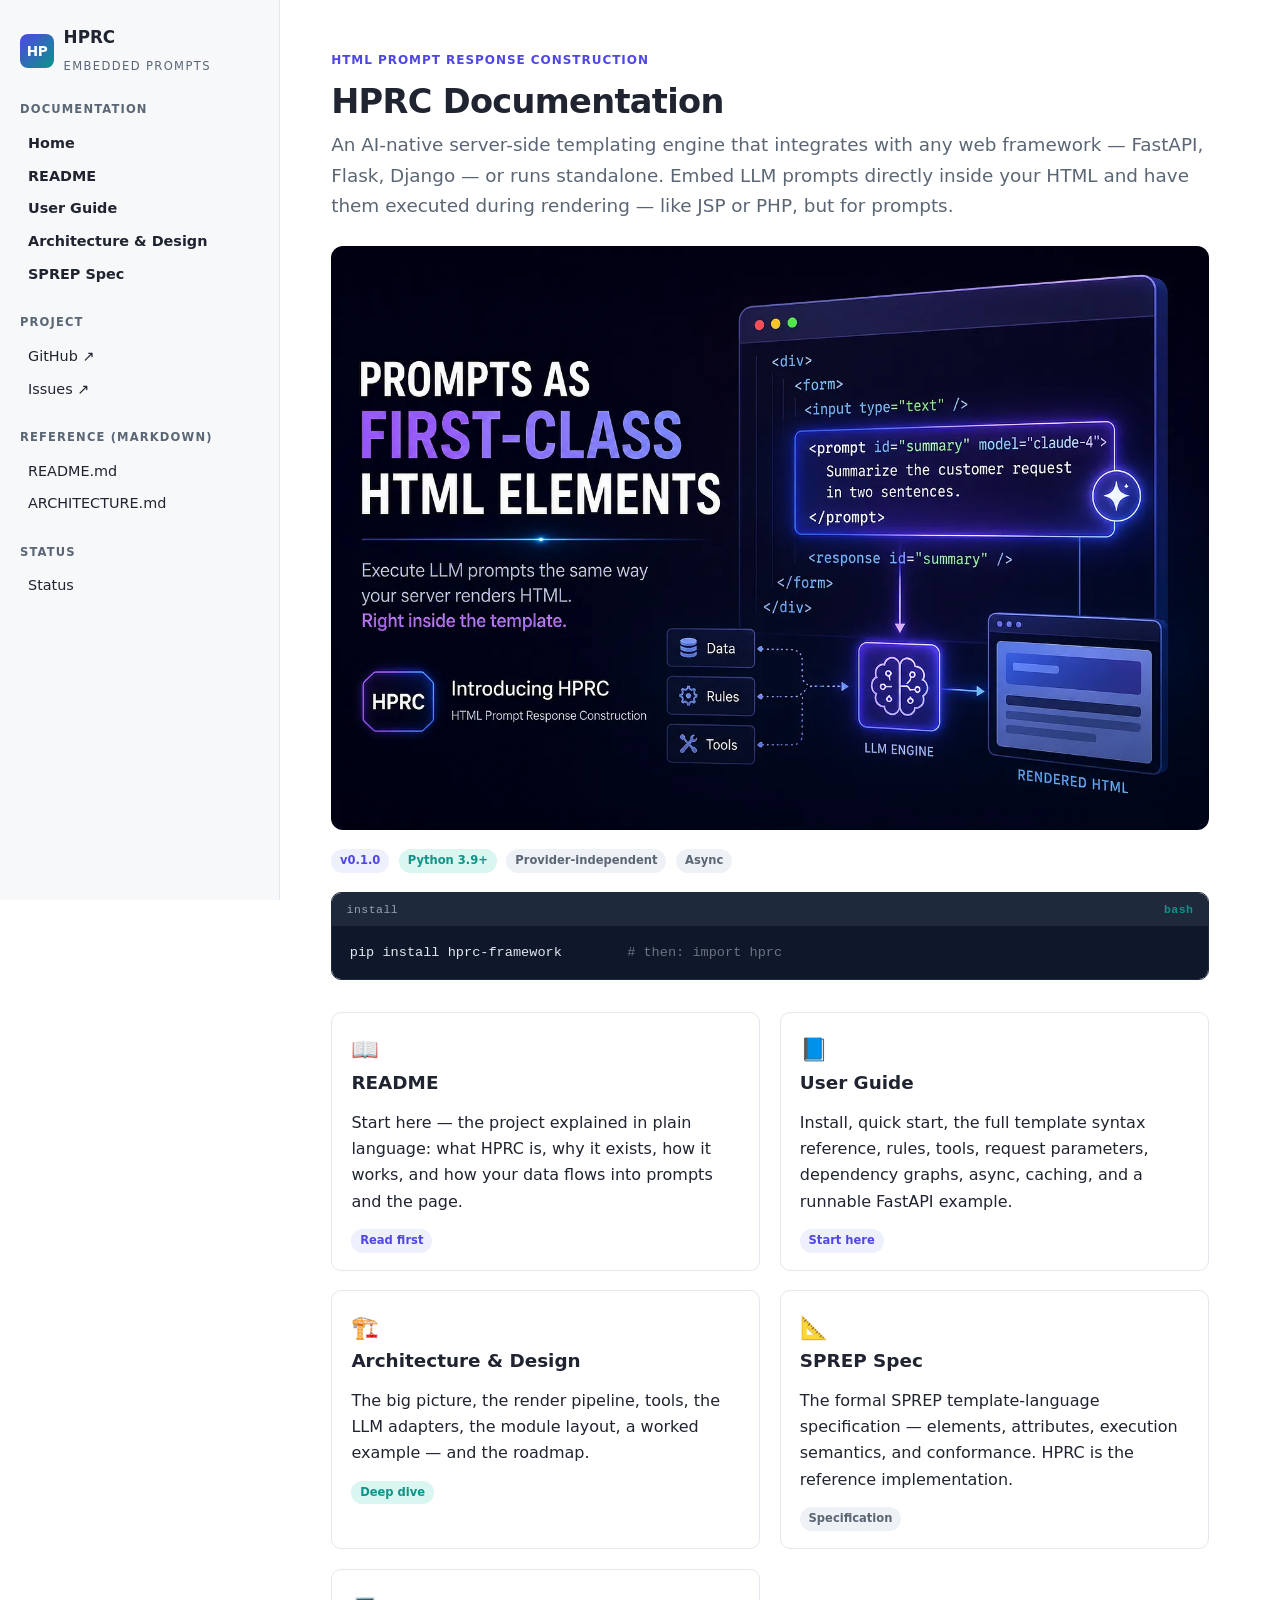
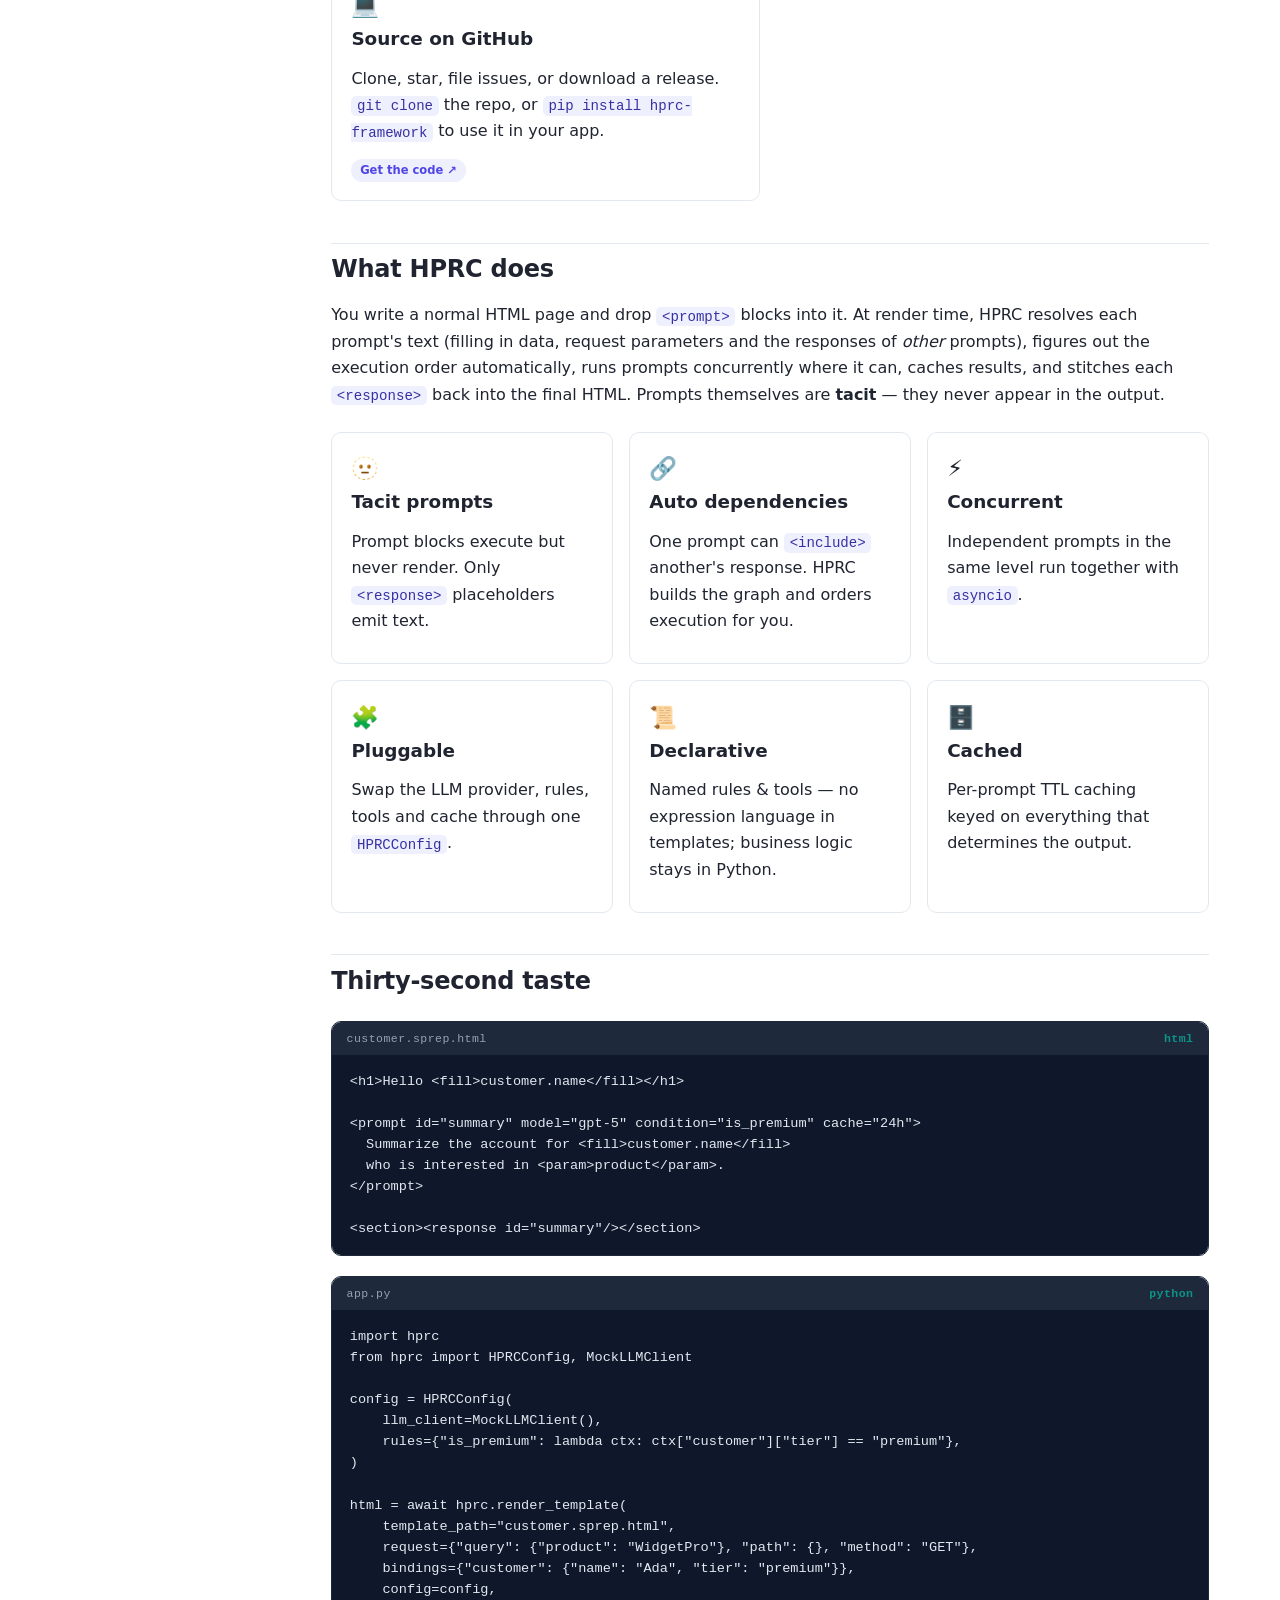
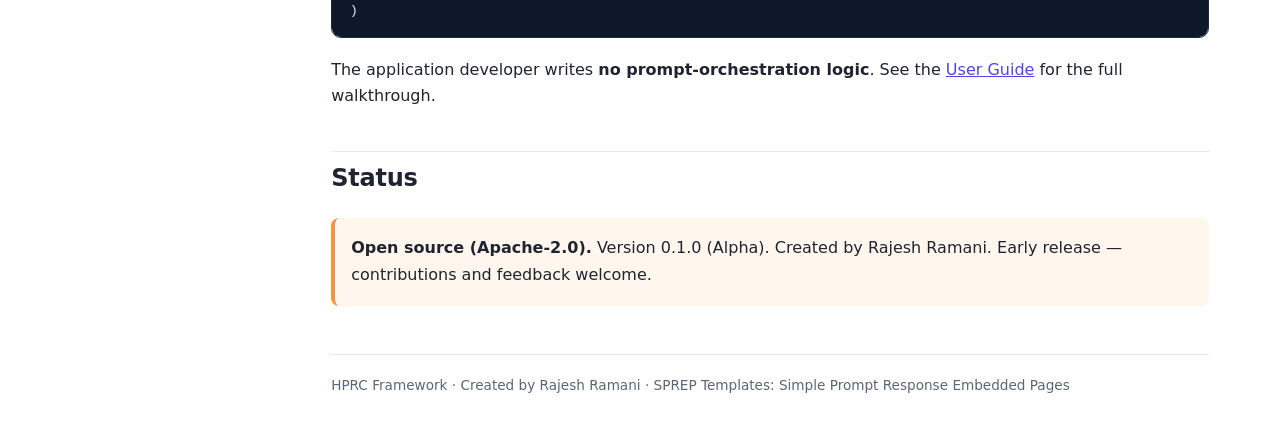
<file: index.html>
<!DOCTYPE html>
<html lang="en">
<head>
<meta charset="utf-8"/>
<meta http-equiv="refresh" content="0; url=docs/index.html"/>
<link rel="canonical" href="docs/index.html"/>
<title>HPRC Framework — HTML Prompt Response Construction</title>
</head>
<body>
<p>Redirecting to the <a href="docs/index.html">HPRC Framework documentation</a>…</p>
</body>
</html>
</file>
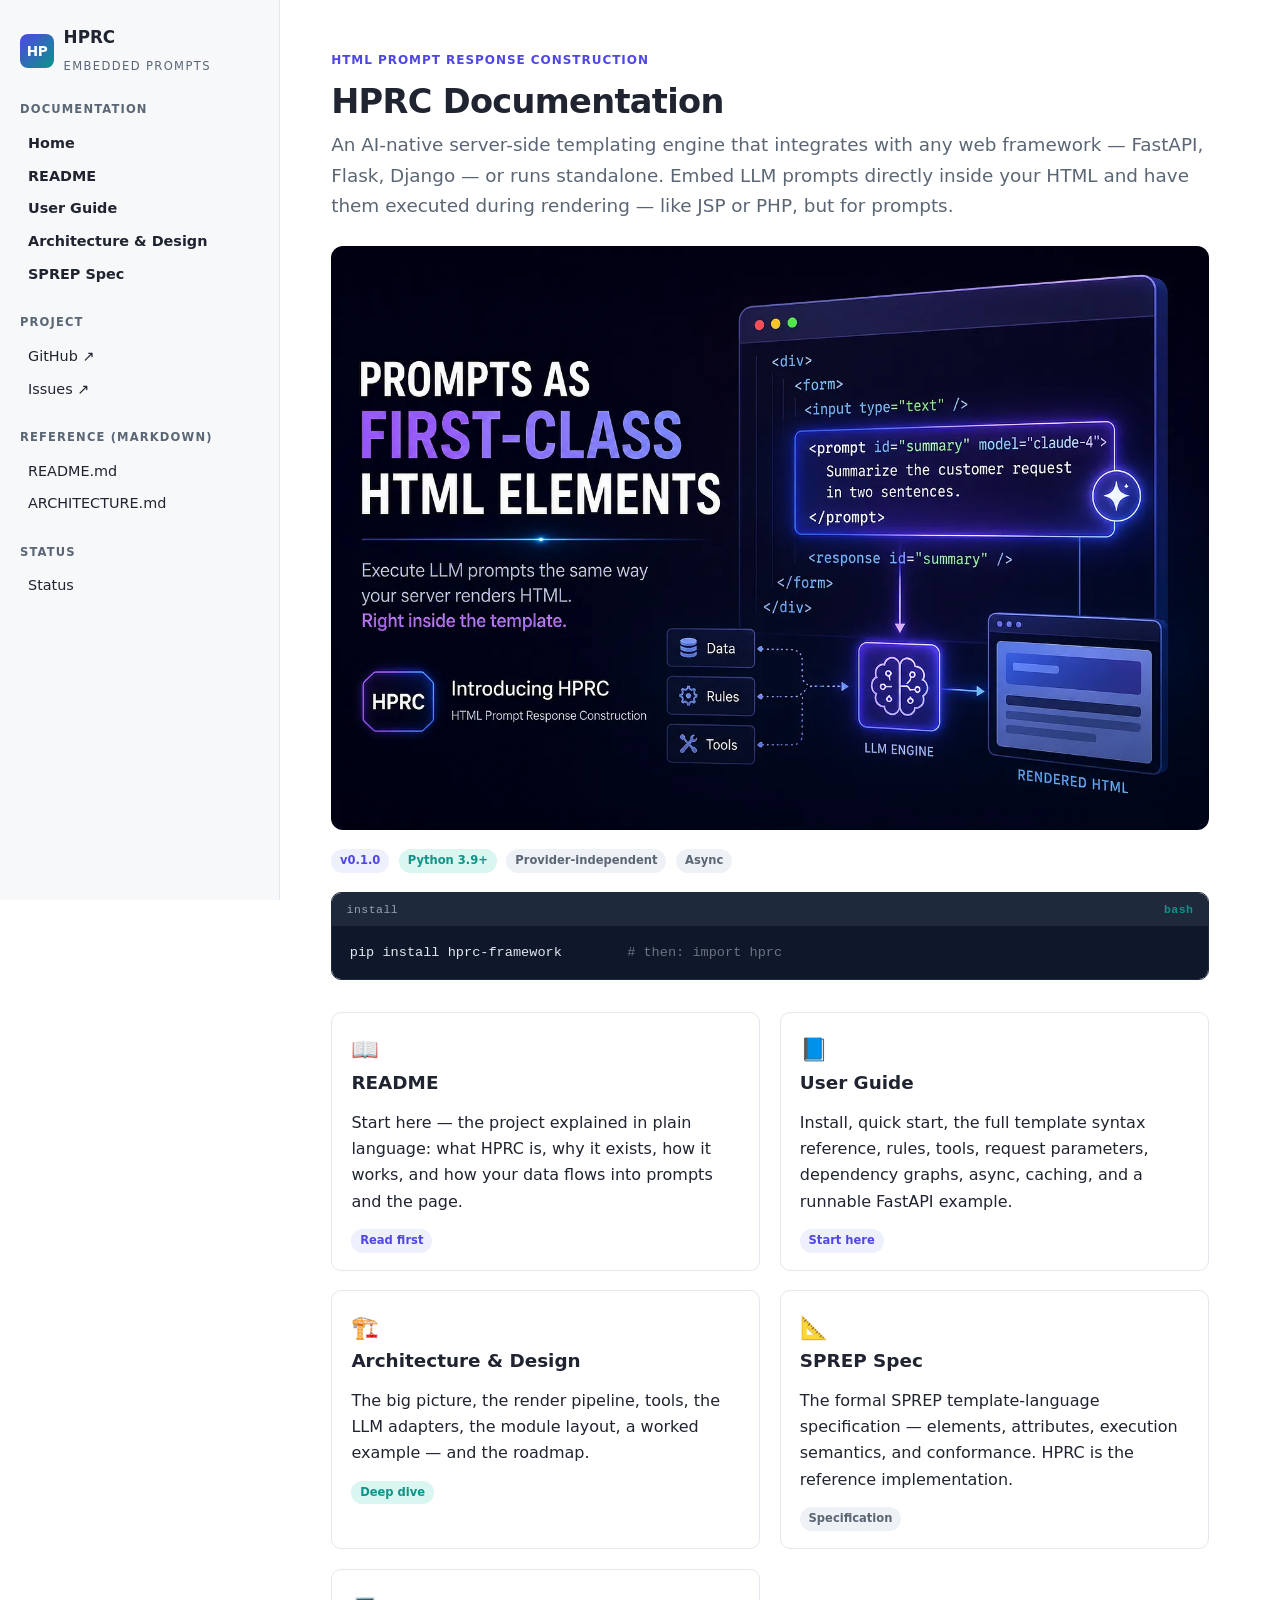
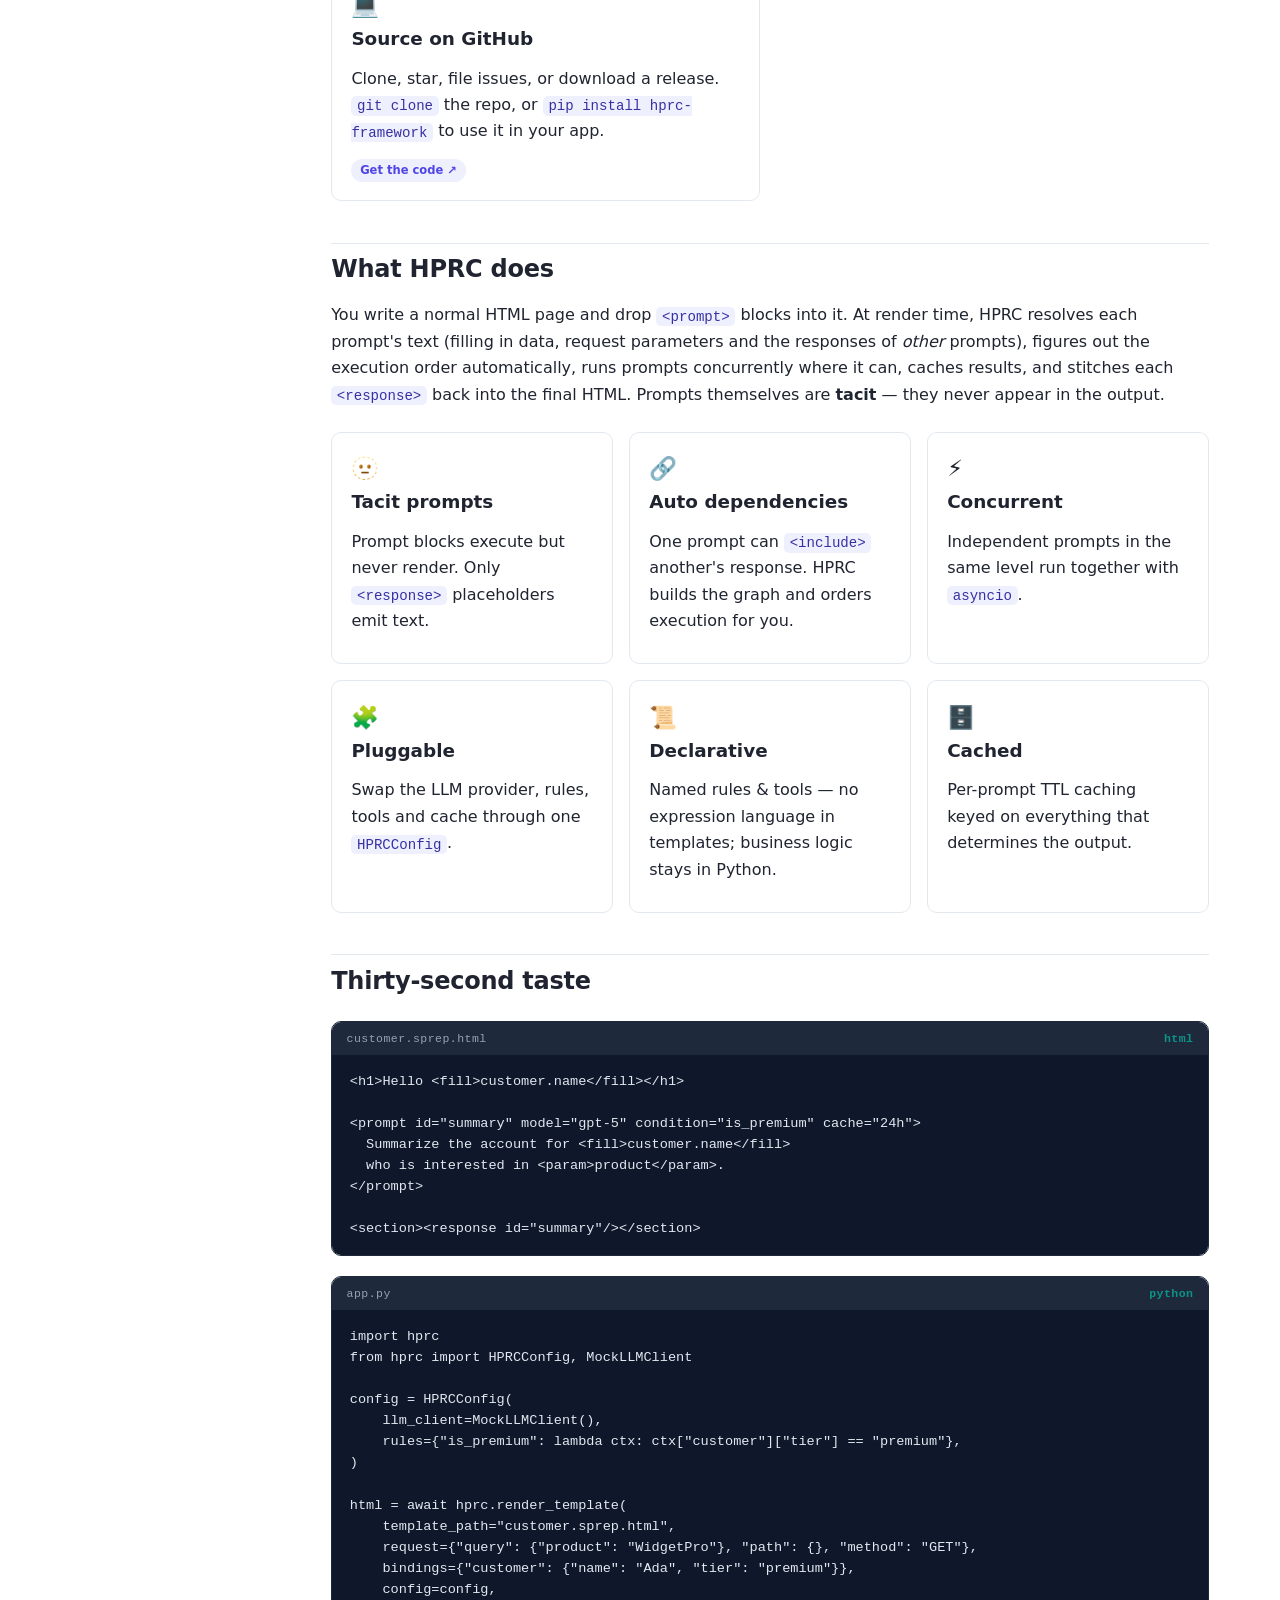
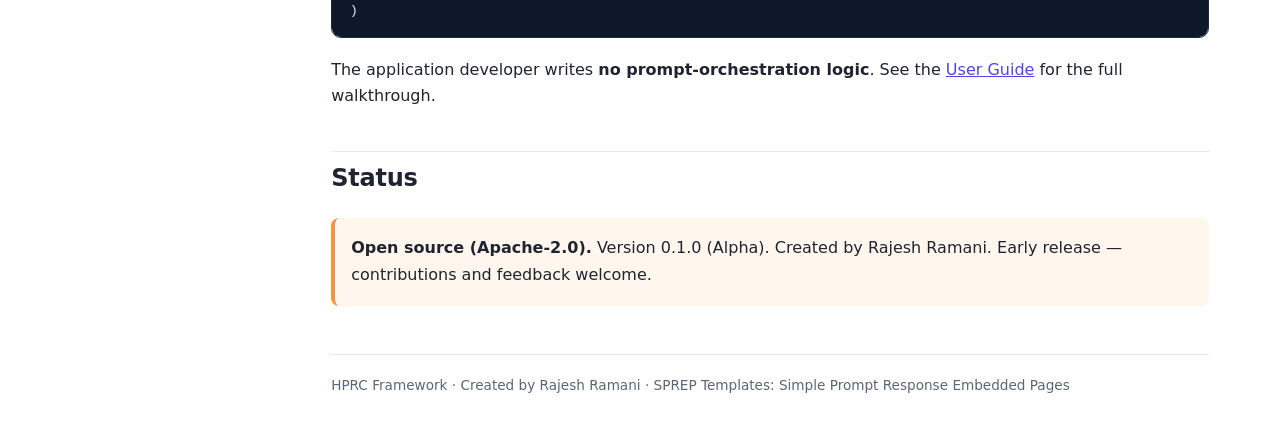
<file: docs/index.html>
<!DOCTYPE html>
<html lang="en">
<head>
  <meta charset="utf-8"/>
  <meta name="viewport" content="width=device-width, initial-scale=1"/>
  <title>HPRC — Documentation</title>
  <link rel="stylesheet" href="assets/hprc-docs.css"/>
</head>
<body>
<div class="layout">
  <aside class="sidebar">
    <a class="brand" href="index.html">
      <span class="logo">HP</span>
      <span><span class="name">HPRC</span><br/><span class="tag">Embedded Prompts</span></span>
    </a>
    <div class="nav-group nav-doclinks">
      <h4>Documentation</h4>
      <a href="index.html">Home</a>
      <a href="../README.html">README</a>
      <a href="user-guide.html">User Guide</a>
      <a href="architecture.html">Architecture &amp; Design</a>
      <a href="../sprep/sprep-spec.html">SPREP Spec</a>
    </div>
    <div class="nav-group">
      <h4>Project</h4>
      <a href="https://github.com/HPRCFramework/hprc-framework">GitHub ↗</a>
      <a href="https://github.com/HPRCFramework/hprc-framework/issues">Issues ↗</a>
    </div>
    <div class="nav-group">
      <h4>Reference (Markdown)</h4>
      <a href="../README.md">README.md</a>
      <a href="../ARCHITECTURE.md">ARCHITECTURE.md</a>
    </div>
    <div class="nav-group">
      <h4>Status</h4>
      <a href="#status">Status</a>
    </div>
  </aside>

  <main class="content">
    <p class="eyebrow">HTML Prompt Response Construction</p>
    <h1>HPRC Documentation</h1>
    <p class="lead">An AI-native server-side templating engine that integrates with any web
       framework — FastAPI, Flask, Django — or runs standalone. Embed LLM prompts directly
       inside your HTML and have them executed during rendering — like JSP or PHP, but for
       prompts.</p>

    <img src="assets/hprc-hero.webp" alt="HPRC — execute LLM prompts the same way your server renders HTML, right inside the template. Prompts as first-class HTML elements." style="width:100%;height:auto;border-radius:12px;margin:1rem 0;display:block"/>

    <span class="pill">v0.1.0</span>
    <span class="pill teal">Python 3.9+</span>
    <span class="pill gray">Provider-independent</span>
    <span class="pill gray">Async</span>

    <div class="code-card">
      <div class="code-head"><span>install</span><span class="lang">bash</span></div>
<pre><code>pip install hprc-framework        <span style="color:#6b7280"># then: import hprc</span></code></pre>
    </div>

    <div class="doc-cards">
      <a class="card" href="../README.html">
        <div class="ic">📖</div>
        <h3>README</h3>
        <p>Start here — the project explained in plain language: what HPRC is, why it
           exists, how it works, and how your data flows into prompts and the page.</p>
        <span class="pill">Read first</span>
      </a>
      <a class="card" href="user-guide.html">
        <div class="ic">📘</div>
        <h3>User Guide</h3>
        <p>Install, quick start, the full template syntax reference, rules, tools,
           request parameters, dependency graphs, async, caching, and a runnable
           FastAPI example.</p>
        <span class="pill">Start here</span>
      </a>
      <a class="card" href="architecture.html">
        <div class="ic">🏗️</div>
        <h3>Architecture &amp; Design</h3>
        <p>The big picture, the render pipeline, tools, the LLM adapters, the module
           layout, a worked example — and the roadmap.</p>
        <span class="pill teal">Deep dive</span>
      </a>
      <a class="card" href="../sprep/sprep-spec.html">
        <div class="ic">📐</div>
        <h3>SPREP Spec</h3>
        <p>The formal SPREP template-language specification — elements, attributes,
           execution semantics, and conformance. HPRC is the reference implementation.</p>
        <span class="pill gray">Specification</span>
      </a>
      <a class="card" href="https://github.com/HPRCFramework/hprc-framework">
        <div class="ic">💻</div>
        <h3>Source on GitHub</h3>
        <p>Clone, star, file issues, or download a release. <code>git clone</code> the repo,
           or <code>pip install hprc-framework</code> to use it in your app.</p>
        <span class="pill">Get the code ↗</span>
      </a>
    </div>

    <h2 id="what">What HPRC does</h2>
    <p>You write a normal HTML page and drop <code>&lt;prompt&gt;</code> blocks into it. At
       render time, HPRC resolves each prompt's text (filling in data, request parameters
       and the responses of <em>other</em> prompts), figures out the execution order
       automatically, runs prompts concurrently where it can, caches results, and stitches
       each <code>&lt;response&gt;</code> back into the final HTML. Prompts themselves are
       <strong>tacit</strong> — they never appear in the output.</p>

    <div class="grid">
      <div class="card"><div class="ic">🫥</div><h3>Tacit prompts</h3><p>Prompt blocks execute but never render. Only <code>&lt;response&gt;</code> placeholders emit text.</p></div>
      <div class="card"><div class="ic">🔗</div><h3>Auto dependencies</h3><p>One prompt can <code>&lt;include&gt;</code> another's response. HPRC builds the graph and orders execution for you.</p></div>
      <div class="card"><div class="ic">⚡</div><h3>Concurrent</h3><p>Independent prompts in the same level run together with <code>asyncio</code>.</p></div>
      <div class="card"><div class="ic">🧩</div><h3>Pluggable</h3><p>Swap the LLM provider, rules, tools and cache through one <code>HPRCConfig</code>.</p></div>
      <div class="card"><div class="ic">📜</div><h3>Declarative</h3><p>Named rules &amp; tools — no expression language in templates; business logic stays in Python.</p></div>
      <div class="card"><div class="ic">🗄️</div><h3>Cached</h3><p>Per-prompt TTL caching keyed on everything that determines the output.</p></div>
    </div>

    <h2 id="hello">Thirty-second taste</h2>
    <div class="code-card">
      <div class="code-head"><span>customer.sprep.html</span><span class="lang">html</span></div>
<pre><code>&lt;h1&gt;Hello &lt;fill&gt;customer.name&lt;/fill&gt;&lt;/h1&gt;

&lt;prompt id="summary" model="gpt-5" condition="is_premium" cache="24h"&gt;
  Summarize the account for &lt;fill&gt;customer.name&lt;/fill&gt;
  who is interested in &lt;param&gt;product&lt;/param&gt;.
&lt;/prompt&gt;

&lt;section&gt;&lt;response id="summary"/&gt;&lt;/section&gt;</code></pre>
    </div>
    <div class="code-card">
      <div class="code-head"><span>app.py</span><span class="lang">python</span></div>
<pre><code>import hprc
from hprc import HPRCConfig, MockLLMClient

config = HPRCConfig(
    llm_client=MockLLMClient(),
    rules={"is_premium": lambda ctx: ctx["customer"]["tier"] == "premium"},
)

html = await hprc.render_template(
    template_path="customer.sprep.html",
    request={"query": {"product": "WidgetPro"}, "path": {}, "method": "GET"},
    bindings={"customer": {"name": "Ada", "tier": "premium"}},
    config=config,
)</code></pre>
    </div>
    <p>The application developer writes <strong>no prompt-orchestration logic</strong>. See the
       <a href="user-guide.html">User Guide</a> for the full walkthrough.</p>

    <h2 id="status">Status</h2>
    <div class="callout warn">
      <p><strong>Open source (Apache-2.0).</strong> Version 0.1.0 (Alpha). Created by
         Rajesh Ramani. Early release — contributions and feedback welcome.</p>
    </div>

    <div class="foot">
      HPRC Framework · Created by Rajesh Ramani · SPREP Templates: Simple Prompt Response Embedded Pages
    </div>
  </main>
</div>
</body>
</html>
</file>
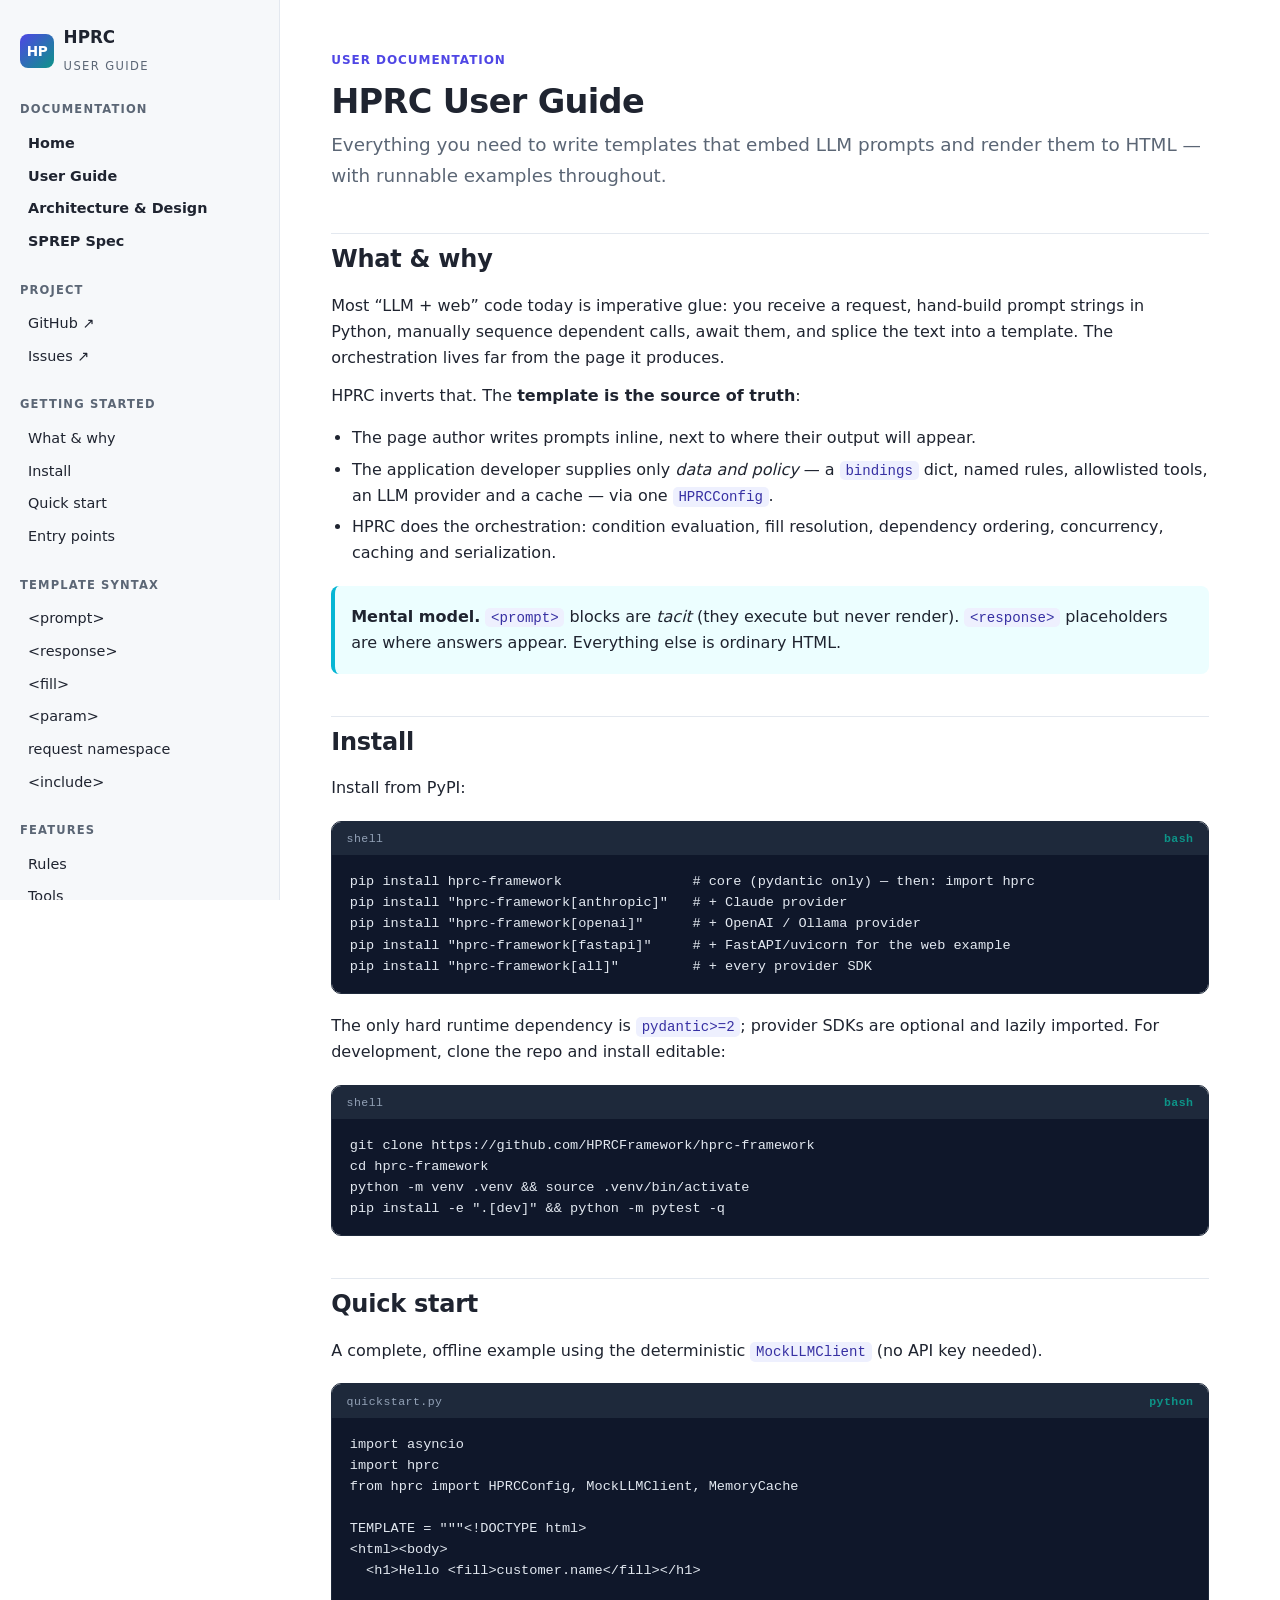
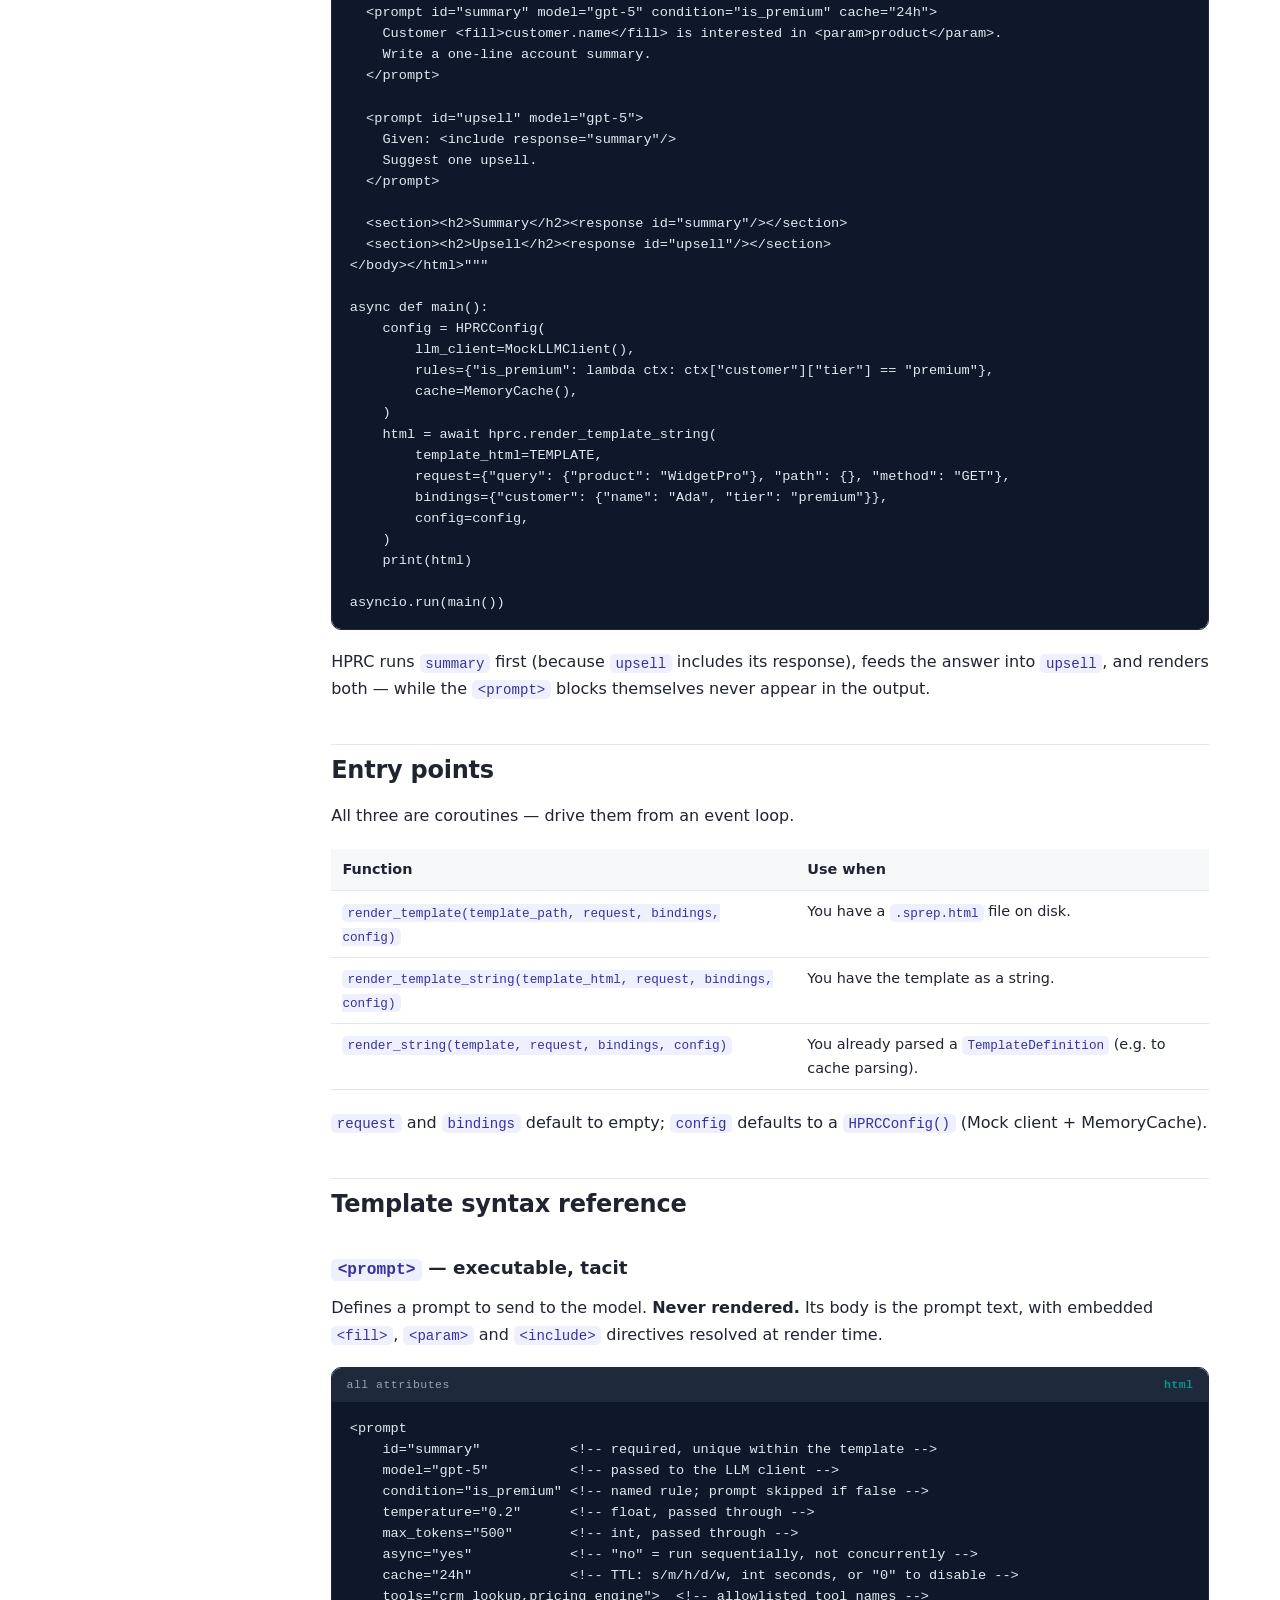
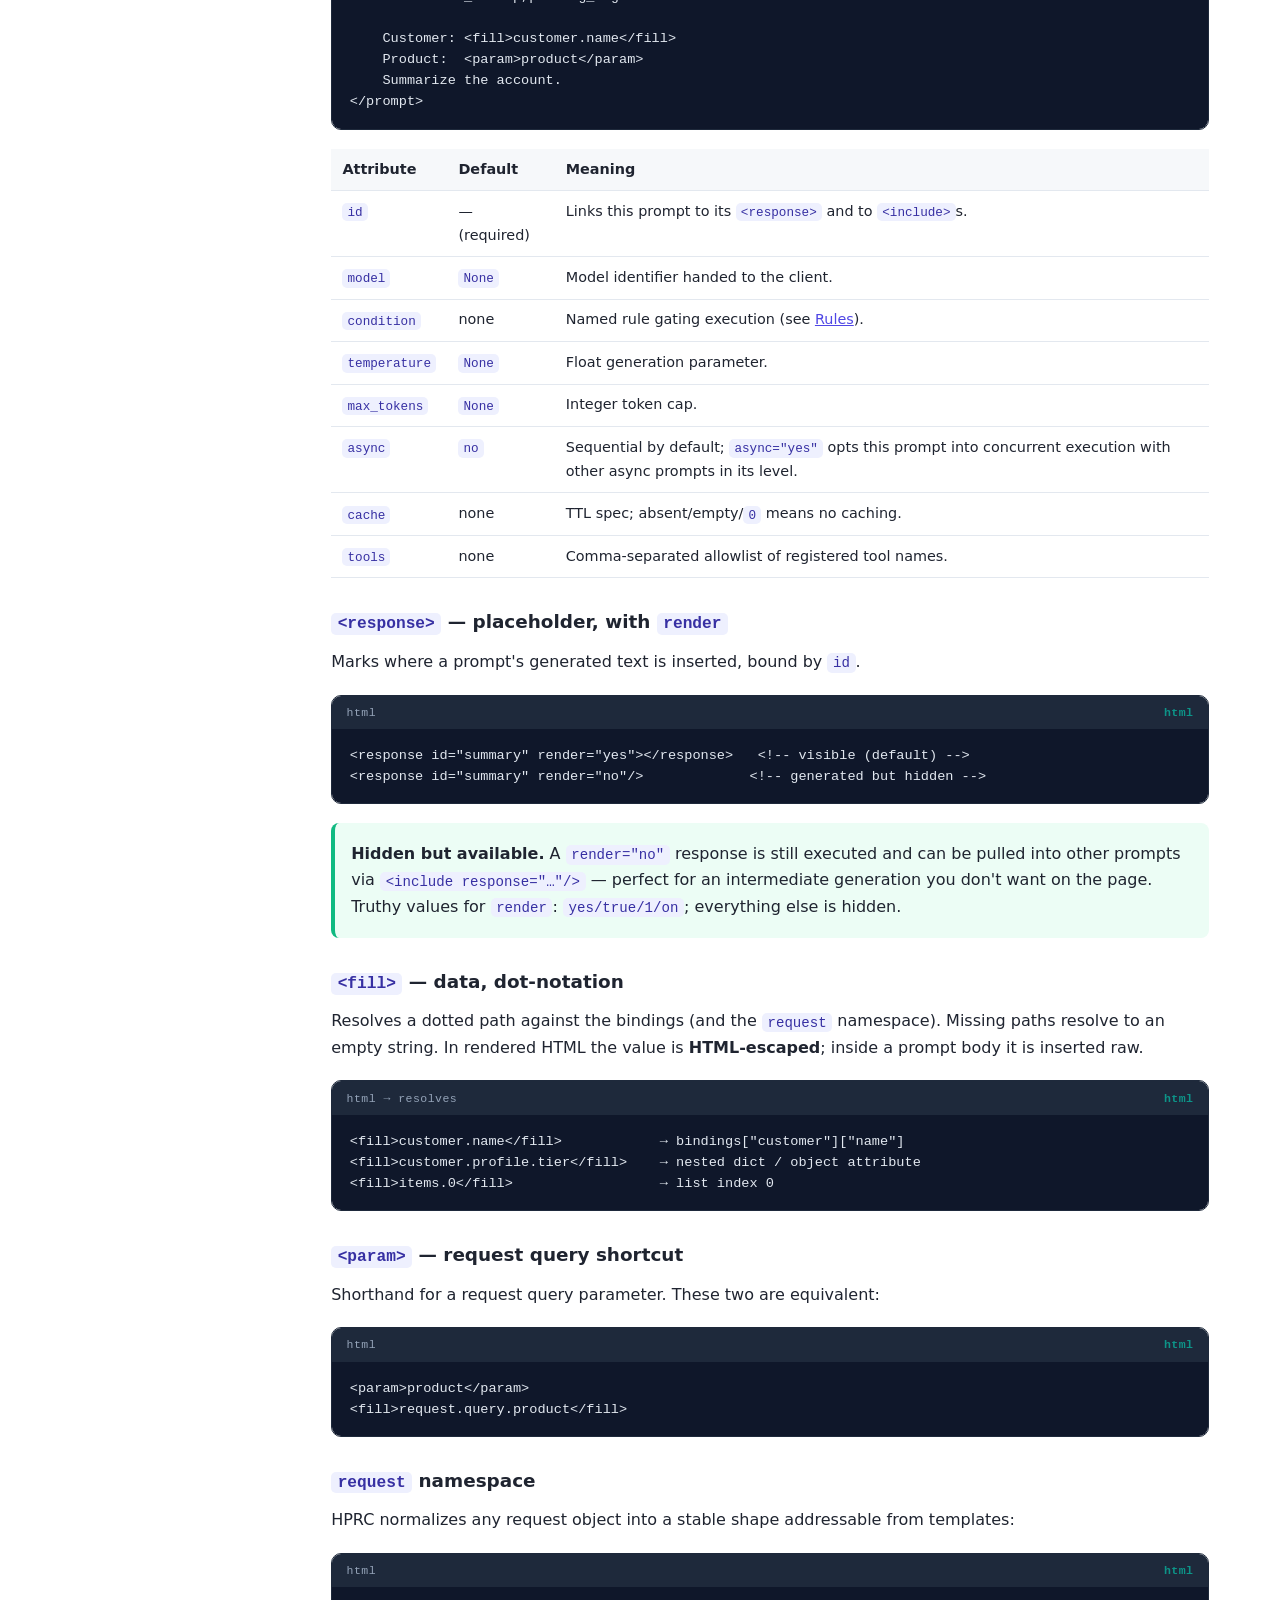
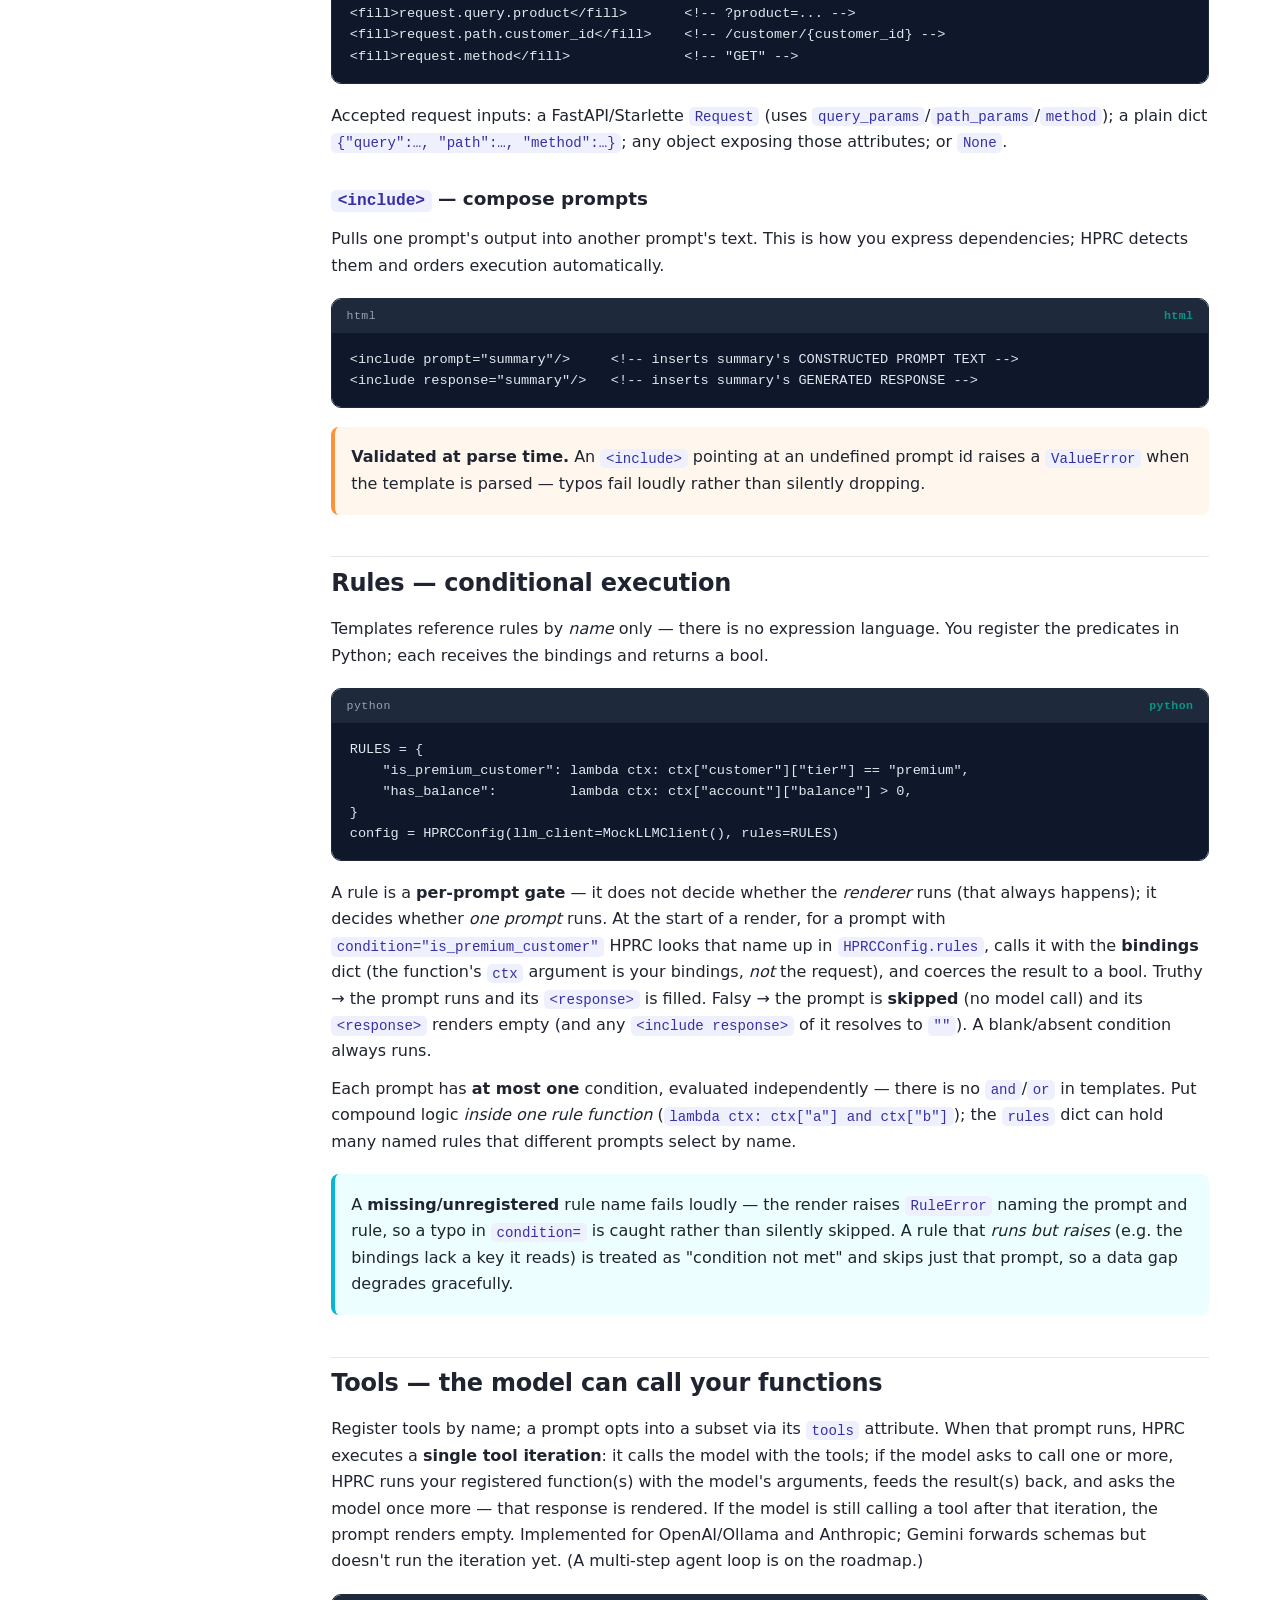
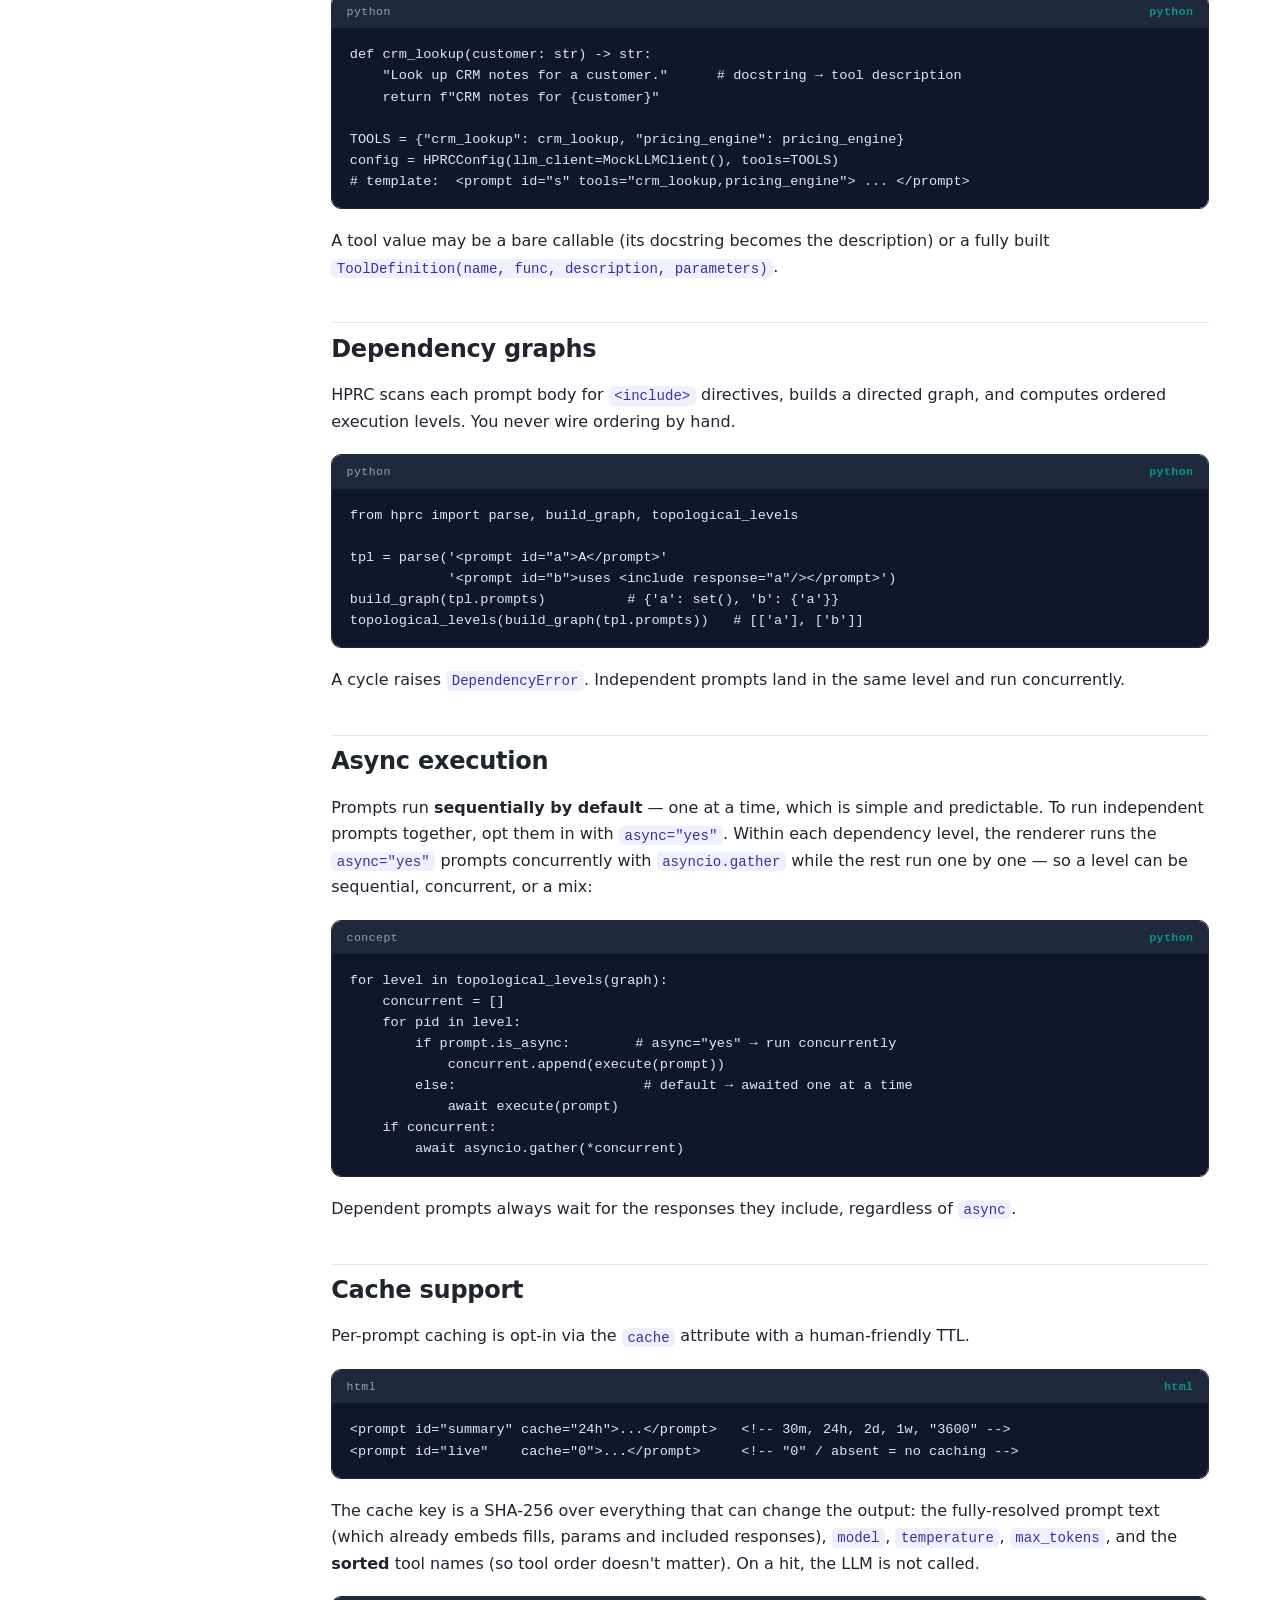
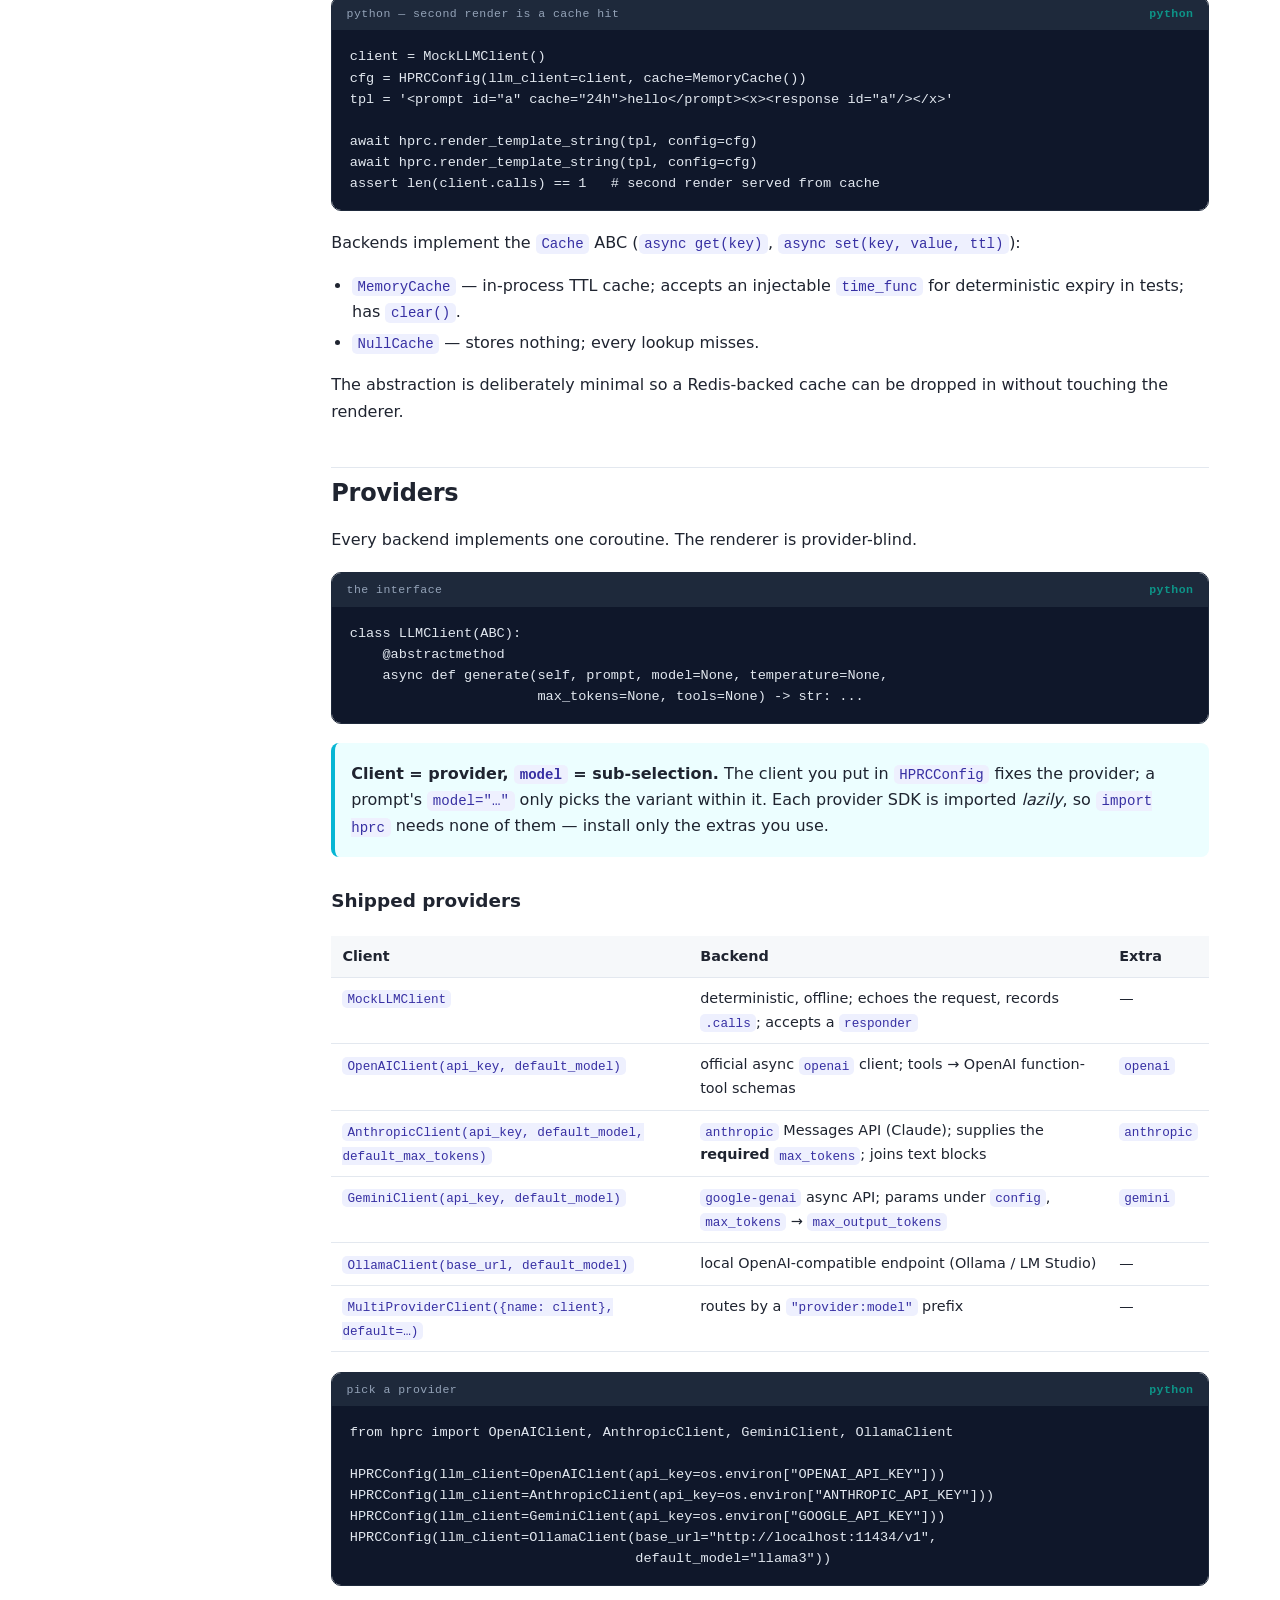
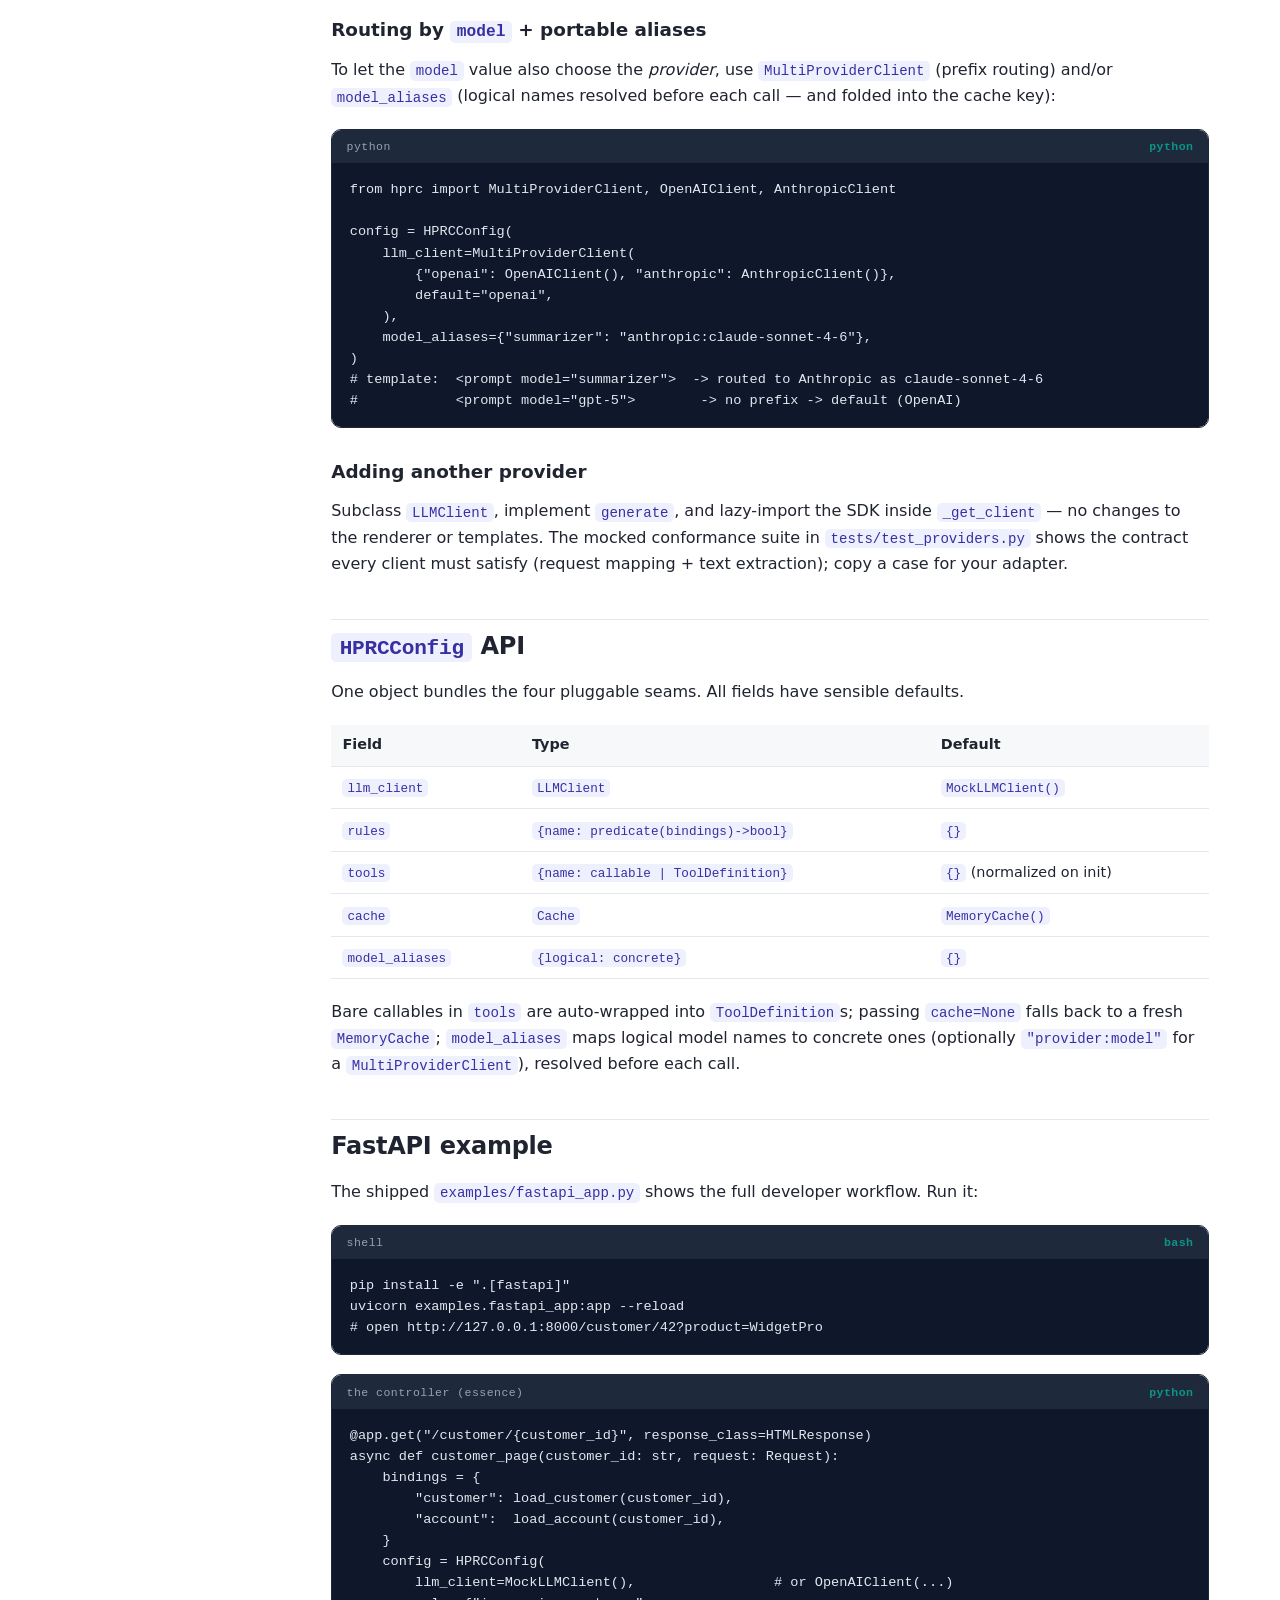
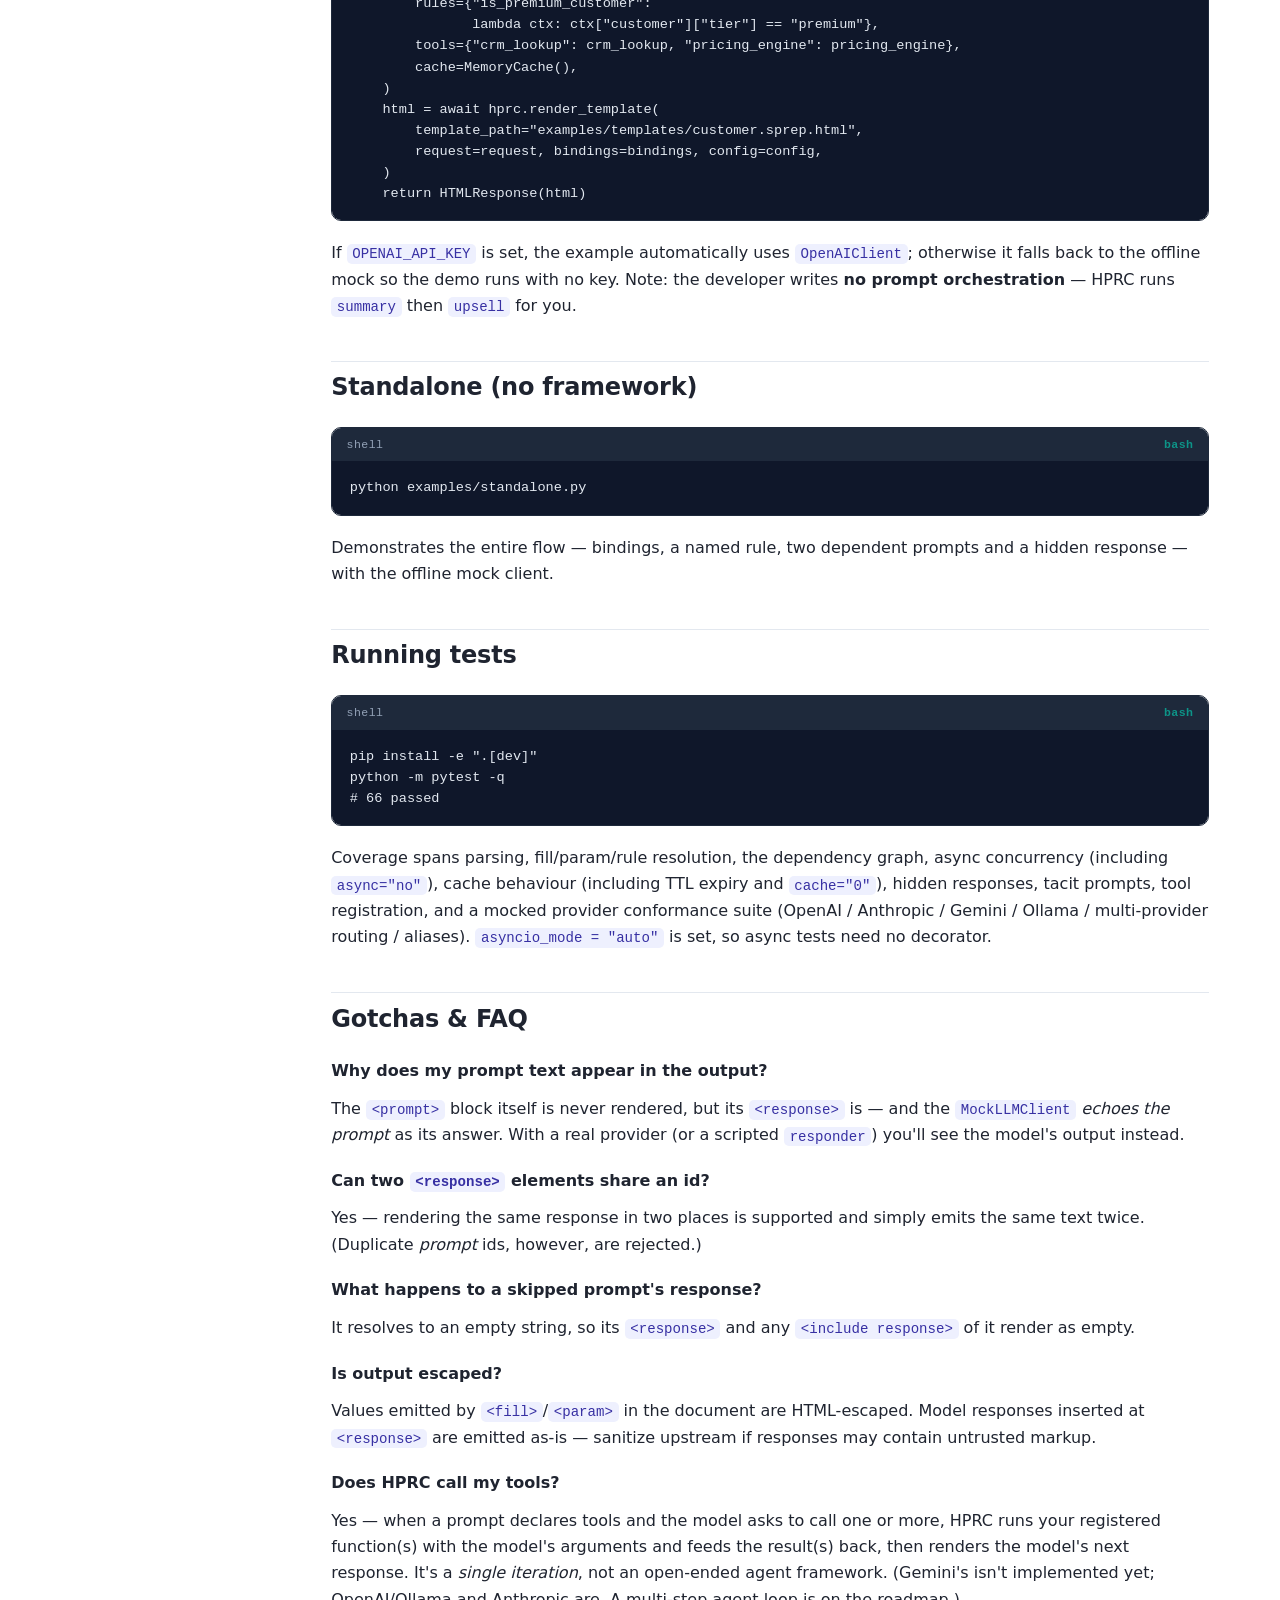
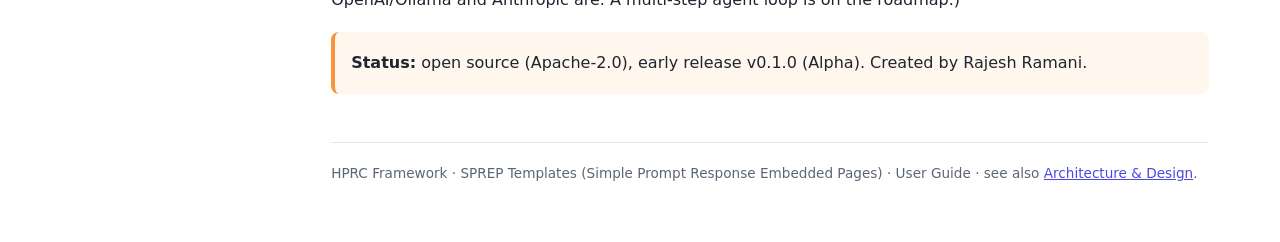
<file: docs/user-guide.html>
<!DOCTYPE html>
<html lang="en">
<head>
  <meta charset="utf-8"/>
  <meta name="viewport" content="width=device-width, initial-scale=1"/>
  <title>HPRC — User Guide</title>
  <link rel="stylesheet" href="assets/hprc-docs.css"/>
</head>
<body>
<div class="layout">
  <aside class="sidebar">
    <a class="brand" href="index.html">
      <span class="logo">HP</span>
      <span><span class="name">HPRC</span><br/><span class="tag">User Guide</span></span>
    </a>
    <div class="nav-group nav-doclinks">
      <h4>Documentation</h4>
      <a href="index.html">Home</a>
      <a href="user-guide.html">User Guide</a>
      <a href="architecture.html">Architecture &amp; Design</a>
      <a href="../sprep/sprep-spec.html">SPREP Spec</a>
    </div>
    <div class="nav-group">
      <h4>Project</h4>
      <a href="https://github.com/HPRCFramework/hprc-framework">GitHub ↗</a>
      <a href="https://github.com/HPRCFramework/hprc-framework/issues">Issues ↗</a>
    </div>
    <div class="nav-group">
      <h4>Getting started</h4>
      <a href="#what">What &amp; why</a>
      <a href="#install">Install</a>
      <a href="#quickstart">Quick start</a>
      <a href="#entrypoints">Entry points</a>
    </div>
    <div class="nav-group">
      <h4>Template syntax</h4>
      <a href="#prompt">&lt;prompt&gt;</a>
      <a href="#response">&lt;response&gt;</a>
      <a href="#fill">&lt;fill&gt;</a>
      <a href="#param">&lt;param&gt;</a>
      <a href="#request">request namespace</a>
      <a href="#include">&lt;include&gt;</a>
    </div>
    <div class="nav-group">
      <h4>Features</h4>
      <a href="#rules">Rules</a>
      <a href="#tools">Tools</a>
      <a href="#dependencies">Dependency graphs</a>
      <a href="#async">Async execution</a>
      <a href="#cache">Cache support</a>
      <a href="#providers">Providers</a>
      <a href="#config">HPRCConfig API</a>
    </div>
    <div class="nav-group">
      <h4>Examples &amp; more</h4>
      <a href="#fastapi">FastAPI app</a>
      <a href="#standalone">Standalone</a>
      <a href="#tests">Running tests</a>
      <a href="#gotchas">Gotchas &amp; FAQ</a>
    </div>
  </aside>

  <main class="content">
    <p class="eyebrow">User Documentation</p>
    <h1>HPRC User Guide</h1>
    <p class="lead">Everything you need to write templates that embed LLM prompts and
       render them to HTML — with runnable examples throughout.</p>

    <section id="what">
      <h2>What &amp; why</h2>
      <p>Most “LLM + web” code today is imperative glue: you receive a request, hand-build
         prompt strings in Python, manually sequence dependent calls, await them, and splice
         the text into a template. The orchestration lives far from the page it produces.</p>
      <p>HPRC inverts that. The <strong>template is the source of truth</strong>:</p>
      <ul>
        <li>The page author writes prompts inline, next to where their output will appear.</li>
        <li>The application developer supplies only <em>data and policy</em> — a <code>bindings</code> dict,
            named rules, allowlisted tools, an LLM provider and a cache — via one
            <code>HPRCConfig</code>.</li>
        <li>HPRC does the orchestration: condition evaluation, fill resolution, dependency
            ordering, concurrency, caching and serialization.</li>
      </ul>
      <div class="callout">
        <p><strong>Mental model.</strong> <code>&lt;prompt&gt;</code> blocks are
           <em>tacit</em> (they execute but never render). <code>&lt;response&gt;</code>
           placeholders are where answers appear. Everything else is ordinary HTML.</p>
      </div>
    </section>

    <section id="install">
      <h2>Install</h2>
      <p>Install from PyPI:</p>
      <div class="code-card">
        <div class="code-head"><span>shell</span><span class="lang">bash</span></div>
<pre><code>pip install hprc-framework                # core (pydantic only) — then: import hprc
pip install "hprc-framework[anthropic]"   # + Claude provider
pip install "hprc-framework[openai]"      # + OpenAI / Ollama provider
pip install "hprc-framework[fastapi]"     # + FastAPI/uvicorn for the web example
pip install "hprc-framework[all]"         # + every provider SDK</code></pre>
      </div>
      <p>The only hard runtime dependency is <code>pydantic&gt;=2</code>; provider SDKs are
         optional and lazily imported. For development, clone the repo and install editable:</p>
      <div class="code-card">
        <div class="code-head"><span>shell</span><span class="lang">bash</span></div>
<pre><code>git clone https://github.com/HPRCFramework/hprc-framework
cd hprc-framework
python -m venv .venv &amp;&amp; source .venv/bin/activate
pip install -e ".[dev]" &amp;&amp; python -m pytest -q</code></pre>
      </div>
    </section>

    <section id="quickstart">
      <h2>Quick start</h2>
      <p>A complete, offline example using the deterministic <code>MockLLMClient</code> (no API
         key needed).</p>
      <div class="code-card">
        <div class="code-head"><span>quickstart.py</span><span class="lang">python</span></div>
<pre><code>import asyncio
import hprc
from hprc import HPRCConfig, MockLLMClient, MemoryCache

TEMPLATE = """&lt;!DOCTYPE html&gt;
&lt;html&gt;&lt;body&gt;
  &lt;h1&gt;Hello &lt;fill&gt;customer.name&lt;/fill&gt;&lt;/h1&gt;

  &lt;prompt id="summary" model="gpt-5" condition="is_premium" cache="24h"&gt;
    Customer &lt;fill&gt;customer.name&lt;/fill&gt; is interested in &lt;param&gt;product&lt;/param&gt;.
    Write a one-line account summary.
  &lt;/prompt&gt;

  &lt;prompt id="upsell" model="gpt-5"&gt;
    Given: &lt;include response="summary"/&gt;
    Suggest one upsell.
  &lt;/prompt&gt;

  &lt;section&gt;&lt;h2&gt;Summary&lt;/h2&gt;&lt;response id="summary"/&gt;&lt;/section&gt;
  &lt;section&gt;&lt;h2&gt;Upsell&lt;/h2&gt;&lt;response id="upsell"/&gt;&lt;/section&gt;
&lt;/body&gt;&lt;/html&gt;"""

async def main():
    config = HPRCConfig(
        llm_client=MockLLMClient(),
        rules={"is_premium": lambda ctx: ctx["customer"]["tier"] == "premium"},
        cache=MemoryCache(),
    )
    html = await hprc.render_template_string(
        template_html=TEMPLATE,
        request={"query": {"product": "WidgetPro"}, "path": {}, "method": "GET"},
        bindings={"customer": {"name": "Ada", "tier": "premium"}},
        config=config,
    )
    print(html)

asyncio.run(main())</code></pre>
      </div>
      <p>HPRC runs <code>summary</code> first (because <code>upsell</code> includes its
         response), feeds the answer into <code>upsell</code>, and renders both — while the
         <code>&lt;prompt&gt;</code> blocks themselves never appear in the output.</p>
    </section>

    <section id="entrypoints">
      <h2>Entry points</h2>
      <p>All three are coroutines — drive them from an event loop.</p>
      <table>
        <thead><tr><th>Function</th><th>Use when</th></tr></thead>
        <tbody>
          <tr><td><code>render_template(template_path, request, bindings, config)</code></td><td>You have a <code>.sprep.html</code> file on disk.</td></tr>
          <tr><td><code>render_template_string(template_html, request, bindings, config)</code></td><td>You have the template as a string.</td></tr>
          <tr><td><code>render_string(template, request, bindings, config)</code></td><td>You already parsed a <code>TemplateDefinition</code> (e.g. to cache parsing).</td></tr>
        </tbody>
      </table>
      <p><code>request</code> and <code>bindings</code> default to empty; <code>config</code>
         defaults to a <code>HPRCConfig()</code> (Mock client + MemoryCache).</p>
    </section>

    <h2 id="syntax-ref">Template syntax reference</h2>

    <section id="prompt">
      <h3><code>&lt;prompt&gt;</code> — executable, tacit</h3>
      <p>Defines a prompt to send to the model. <strong>Never rendered.</strong> Its body is
         the prompt text, with embedded <code>&lt;fill&gt;</code>, <code>&lt;param&gt;</code>
         and <code>&lt;include&gt;</code> directives resolved at render time.</p>
      <div class="code-card">
        <div class="code-head"><span>all attributes</span><span class="lang">html</span></div>
<pre><code>&lt;prompt
    id="summary"           &lt;!-- required, unique within the template --&gt;
    model="gpt-5"          &lt;!-- passed to the LLM client --&gt;
    condition="is_premium" &lt;!-- named rule; prompt skipped if false --&gt;
    temperature="0.2"      &lt;!-- float, passed through --&gt;
    max_tokens="500"       &lt;!-- int, passed through --&gt;
    async="yes"            &lt;!-- "no" = run sequentially, not concurrently --&gt;
    cache="24h"            &lt;!-- TTL: s/m/h/d/w, int seconds, or "0" to disable --&gt;
    tools="crm_lookup,pricing_engine"&gt;  &lt;!-- allowlisted tool names --&gt;

    Customer: &lt;fill&gt;customer.name&lt;/fill&gt;
    Product:  &lt;param&gt;product&lt;/param&gt;
    Summarize the account.
&lt;/prompt&gt;</code></pre>
      </div>
      <table>
        <thead><tr><th>Attribute</th><th>Default</th><th>Meaning</th></tr></thead>
        <tbody>
          <tr><td><code>id</code></td><td>— (required)</td><td>Links this prompt to its <code>&lt;response&gt;</code> and to <code>&lt;include&gt;</code>s.</td></tr>
          <tr><td><code>model</code></td><td><code>None</code></td><td>Model identifier handed to the client.</td></tr>
          <tr><td><code>condition</code></td><td>none</td><td>Named rule gating execution (see <a href="#rules">Rules</a>).</td></tr>
          <tr><td><code>temperature</code></td><td><code>None</code></td><td>Float generation parameter.</td></tr>
          <tr><td><code>max_tokens</code></td><td><code>None</code></td><td>Integer token cap.</td></tr>
          <tr><td><code>async</code></td><td><code>no</code></td><td>Sequential by default; <code>async="yes"</code> opts this prompt into concurrent execution with other async prompts in its level.</td></tr>
          <tr><td><code>cache</code></td><td>none</td><td>TTL spec; absent/empty/<code>0</code> means no caching.</td></tr>
          <tr><td><code>tools</code></td><td>none</td><td>Comma-separated allowlist of registered tool names.</td></tr>
        </tbody>
      </table>
    </section>

    <section id="response">
      <h3><code>&lt;response&gt;</code> — placeholder, with <code>render</code></h3>
      <p>Marks where a prompt's generated text is inserted, bound by <code>id</code>.</p>
      <div class="code-card">
        <div class="code-head"><span>html</span><span class="lang">html</span></div>
<pre><code>&lt;response id="summary" render="yes"&gt;&lt;/response&gt;   &lt;!-- visible (default) --&gt;
&lt;response id="summary" render="no"/&gt;             &lt;!-- generated but hidden --&gt;</code></pre>
      </div>
      <div class="callout ok">
        <p><strong>Hidden but available.</strong> A <code>render="no"</code> response is still
           executed and can be pulled into other prompts via
           <code>&lt;include response="…"/&gt;</code> — perfect for an intermediate generation
           you don't want on the page. Truthy values for <code>render</code>:
           <code>yes/true/1/on</code>; everything else is hidden.</p>
      </div>
    </section>

    <section id="fill">
      <h3><code>&lt;fill&gt;</code> — data, dot-notation</h3>
      <p>Resolves a dotted path against the bindings (and the <code>request</code> namespace).
         Missing paths resolve to an empty string. In rendered HTML the value is
         <strong>HTML-escaped</strong>; inside a prompt body it is inserted raw.</p>
      <div class="code-card">
        <div class="code-head"><span>html → resolves</span><span class="lang">html</span></div>
<pre><code>&lt;fill&gt;customer.name&lt;/fill&gt;            → bindings["customer"]["name"]
&lt;fill&gt;customer.profile.tier&lt;/fill&gt;    → nested dict / object attribute
&lt;fill&gt;items.0&lt;/fill&gt;                  → list index 0</code></pre>
      </div>
    </section>

    <section id="param">
      <h3><code>&lt;param&gt;</code> — request query shortcut</h3>
      <p>Shorthand for a request query parameter. These two are equivalent:</p>
      <div class="code-card">
        <div class="code-head"><span>html</span><span class="lang">html</span></div>
<pre><code>&lt;param&gt;product&lt;/param&gt;
&lt;fill&gt;request.query.product&lt;/fill&gt;</code></pre>
      </div>
    </section>

    <section id="request">
      <h3><code>request</code> namespace</h3>
      <p>HPRC normalizes any request object into a stable shape addressable from templates:</p>
      <div class="code-card">
        <div class="code-head"><span>html</span><span class="lang">html</span></div>
<pre><code>&lt;fill&gt;request.query.product&lt;/fill&gt;       &lt;!-- ?product=... --&gt;
&lt;fill&gt;request.path.customer_id&lt;/fill&gt;    &lt;!-- /customer/{customer_id} --&gt;
&lt;fill&gt;request.method&lt;/fill&gt;              &lt;!-- "GET" --&gt;</code></pre>
      </div>
      <p>Accepted request inputs: a FastAPI/Starlette <code>Request</code> (uses
         <code>query_params</code>/<code>path_params</code>/<code>method</code>); a plain dict
         <code>{"query":…, "path":…, "method":…}</code>; any object exposing those attributes;
         or <code>None</code>.</p>
    </section>

    <section id="include">
      <h3><code>&lt;include&gt;</code> — compose prompts</h3>
      <p>Pulls one prompt's output into another prompt's text. This is how you express
         dependencies; HPRC detects them and orders execution automatically.</p>
      <div class="code-card">
        <div class="code-head"><span>html</span><span class="lang">html</span></div>
<pre><code>&lt;include prompt="summary"/&gt;     &lt;!-- inserts summary's CONSTRUCTED PROMPT TEXT --&gt;
&lt;include response="summary"/&gt;   &lt;!-- inserts summary's GENERATED RESPONSE --&gt;</code></pre>
      </div>
      <div class="callout warn">
        <p><strong>Validated at parse time.</strong> An <code>&lt;include&gt;</code> pointing
           at an undefined prompt id raises a <code>ValueError</code> when the template is
           parsed — typos fail loudly rather than silently dropping.</p>
      </div>
    </section>

    <section id="rules">
      <h2>Rules — conditional execution</h2>
      <p>Templates reference rules by <em>name</em> only — there is no expression language.
         You register the predicates in Python; each receives the bindings and returns a bool.</p>
      <div class="code-card">
        <div class="code-head"><span>python</span><span class="lang">python</span></div>
<pre><code>RULES = {
    "is_premium_customer": lambda ctx: ctx["customer"]["tier"] == "premium",
    "has_balance":         lambda ctx: ctx["account"]["balance"] &gt; 0,
}
config = HPRCConfig(llm_client=MockLLMClient(), rules=RULES)</code></pre>
      </div>
      <p>A rule is a <strong>per-prompt gate</strong> — it does not decide whether the
         <em>renderer</em> runs (that always happens); it decides whether <em>one prompt</em>
         runs. At the start of a render, for a prompt with
         <code>condition="is_premium_customer"</code> HPRC looks that name up in
         <code>HPRCConfig.rules</code>, calls it with the <strong>bindings</strong> dict (the
         function's <code>ctx</code> argument is your bindings, <em>not</em> the request), and
         coerces the result to a bool. Truthy &rarr; the prompt runs and its
         <code>&lt;response&gt;</code> is filled. Falsy &rarr; the prompt is <strong>skipped</strong>
         (no model call) and its <code>&lt;response&gt;</code> renders empty (and any
         <code>&lt;include response&gt;</code> of it resolves to <code>""</code>). A blank/absent
         condition always runs.</p>
      <p>Each prompt has <strong>at most one</strong> condition, evaluated independently — there is
         no <code>and</code>/<code>or</code> in templates. Put compound logic
         <em>inside one rule function</em> (<code>lambda ctx: ctx["a"] and ctx["b"]</code>); the
         <code>rules</code> dict can hold many named rules that different prompts select by name.</p>
      <div class="callout">
        <p>A <strong>missing/unregistered</strong> rule name fails loudly — the render raises
           <code>RuleError</code> naming the prompt and rule, so a typo in <code>condition=</code>
           is caught rather than silently skipped. A rule that <em>runs but raises</em> (e.g. the
           bindings lack a key it reads) is treated as "condition not met" and skips just that
           prompt, so a data gap degrades gracefully.</p>
      </div>
    </section>

    <section id="tools">
      <h2>Tools — the model can call your functions</h2>
      <p>Register tools by name; a prompt opts into a subset via its <code>tools</code>
         attribute. When that prompt runs, HPRC executes a <strong>single tool iteration</strong>:
         it calls the model with the tools; if the model asks to call one or more, HPRC runs your
         registered function(s) with the model's arguments, feeds the result(s) back, and asks the
         model once more — that response is rendered. If the model is still calling a tool after
         that iteration, the prompt renders empty. Implemented for OpenAI/Ollama and Anthropic;
         Gemini forwards schemas but doesn't run the iteration yet. (A multi-step agent loop is on
         the roadmap.)</p>
      <div class="code-card">
        <div class="code-head"><span>python</span><span class="lang">python</span></div>
<pre><code>def crm_lookup(customer: str) -&gt; str:
    "Look up CRM notes for a customer."      # docstring → tool description
    return f"CRM notes for {customer}"

TOOLS = {"crm_lookup": crm_lookup, "pricing_engine": pricing_engine}
config = HPRCConfig(llm_client=MockLLMClient(), tools=TOOLS)
# template:  &lt;prompt id="s" tools="crm_lookup,pricing_engine"&gt; ... &lt;/prompt&gt;</code></pre>
      </div>
      <p>A tool value may be a bare callable (its docstring becomes the description) or a fully
         built <code>ToolDefinition(name, func, description, parameters)</code>.</p>
    </section>

    <section id="dependencies">
      <h2>Dependency graphs</h2>
      <p>HPRC scans each prompt body for <code>&lt;include&gt;</code> directives, builds a
         directed graph, and computes ordered execution levels. You never wire ordering by
         hand.</p>
      <div class="code-card">
        <div class="code-head"><span>python</span><span class="lang">python</span></div>
<pre><code>from hprc import parse, build_graph, topological_levels

tpl = parse('&lt;prompt id="a"&gt;A&lt;/prompt&gt;'
            '&lt;prompt id="b"&gt;uses &lt;include response="a"/&gt;&lt;/prompt&gt;')
build_graph(tpl.prompts)          # {'a': set(), 'b': {'a'}}
topological_levels(build_graph(tpl.prompts))   # [['a'], ['b']]</code></pre>
      </div>
      <p>A cycle raises <code>DependencyError</code>. Independent prompts land in the same
         level and run concurrently.</p>
    </section>

    <section id="async">
      <h2>Async execution</h2>
      <p>Prompts run <strong>sequentially by default</strong> — one at a time, which is simple
         and predictable. To run independent prompts together, opt them in with
         <code>async="yes"</code>. Within each dependency level, the renderer runs the
         <code>async="yes"</code> prompts concurrently with <code>asyncio.gather</code> while the
         rest run one by one — so a level can be sequential, concurrent, or a mix:</p>
      <div class="code-card">
        <div class="code-head"><span>concept</span><span class="lang">python</span></div>
<pre><code>for level in topological_levels(graph):
    concurrent = []
    for pid in level:
        if prompt.is_async:        # async="yes" → run concurrently
            concurrent.append(execute(prompt))
        else:                       # default → awaited one at a time
            await execute(prompt)
    if concurrent:
        await asyncio.gather(*concurrent)</code></pre>
      </div>
      <p>Dependent prompts always wait for the responses they include, regardless of
         <code>async</code>.</p>
    </section>

    <section id="cache">
      <h2>Cache support</h2>
      <p>Per-prompt caching is opt-in via the <code>cache</code> attribute with a
         human-friendly TTL.</p>
      <div class="code-card">
        <div class="code-head"><span>html</span><span class="lang">html</span></div>
<pre><code>&lt;prompt id="summary" cache="24h"&gt;...&lt;/prompt&gt;   &lt;!-- 30m, 24h, 2d, 1w, "3600" --&gt;
&lt;prompt id="live"    cache="0"&gt;...&lt;/prompt&gt;     &lt;!-- "0" / absent = no caching --&gt;</code></pre>
      </div>
      <p>The cache key is a SHA-256 over everything that can change the output: the
         fully-resolved prompt text (which already embeds fills, params and included
         responses), <code>model</code>, <code>temperature</code>, <code>max_tokens</code>, and
         the <strong>sorted</strong> tool names (so tool order doesn't matter). On a hit, the
         LLM is not called.</p>
      <div class="code-card">
        <div class="code-head"><span>python — second render is a cache hit</span><span class="lang">python</span></div>
<pre><code>client = MockLLMClient()
cfg = HPRCConfig(llm_client=client, cache=MemoryCache())
tpl = '&lt;prompt id="a" cache="24h"&gt;hello&lt;/prompt&gt;&lt;x&gt;&lt;response id="a"/&gt;&lt;/x&gt;'

await hprc.render_template_string(tpl, config=cfg)
await hprc.render_template_string(tpl, config=cfg)
assert len(client.calls) == 1   # second render served from cache</code></pre>
      </div>
      <p>Backends implement the <code>Cache</code> ABC (<code>async get(key)</code>,
         <code>async set(key, value, ttl)</code>):</p>
      <ul>
        <li><code>MemoryCache</code> — in-process TTL cache; accepts an injectable
            <code>time_func</code> for deterministic expiry in tests; has <code>clear()</code>.</li>
        <li><code>NullCache</code> — stores nothing; every lookup misses.</li>
      </ul>
      <p>The abstraction is deliberately minimal so a Redis-backed cache can be dropped in
         without touching the renderer.</p>
    </section>

    <section id="providers">
      <h2>Providers</h2>
      <p>Every backend implements one coroutine. The renderer is provider-blind.</p>
      <div class="code-card">
        <div class="code-head"><span>the interface</span><span class="lang">python</span></div>
<pre><code>class LLMClient(ABC):
    @abstractmethod
    async def generate(self, prompt, model=None, temperature=None,
                       max_tokens=None, tools=None) -&gt; str: ...</code></pre>
      </div>
      <div class="callout">
        <p><strong>Client = provider, <code>model</code> = sub-selection.</strong> The client you
           put in <code>HPRCConfig</code> fixes the provider; a prompt's <code>model="…"</code>
           only picks the variant within it. Each provider SDK is imported <em>lazily</em>, so
           <code>import hprc</code> needs none of them — install only the extras you use.</p>
      </div>
      <h3>Shipped providers</h3>
      <table>
        <thead><tr><th>Client</th><th>Backend</th><th>Extra</th></tr></thead>
        <tbody>
          <tr><td><code>MockLLMClient</code></td><td>deterministic, offline; echoes the request, records <code>.calls</code>; accepts a <code>responder</code></td><td>—</td></tr>
          <tr><td><code>OpenAIClient(api_key, default_model)</code></td><td>official async <code>openai</code> client; tools → OpenAI function-tool schemas</td><td><code>openai</code></td></tr>
          <tr><td><code>AnthropicClient(api_key, default_model, default_max_tokens)</code></td><td><code>anthropic</code> Messages API (Claude); supplies the <strong>required</strong> <code>max_tokens</code>; joins text blocks</td><td><code>anthropic</code></td></tr>
          <tr><td><code>GeminiClient(api_key, default_model)</code></td><td><code>google-genai</code> async API; params under <code>config</code>, <code>max_tokens</code> → <code>max_output_tokens</code></td><td><code>gemini</code></td></tr>
          <tr><td><code>OllamaClient(base_url, default_model)</code></td><td>local OpenAI-compatible endpoint (Ollama / LM Studio)</td><td>—</td></tr>
          <tr><td><code>MultiProviderClient({name: client}, default=…)</code></td><td>routes by a <code>"provider:model"</code> prefix</td><td>—</td></tr>
        </tbody>
      </table>
      <div class="code-card">
        <div class="code-head"><span>pick a provider</span><span class="lang">python</span></div>
<pre><code>from hprc import OpenAIClient, AnthropicClient, GeminiClient, OllamaClient

HPRCConfig(llm_client=OpenAIClient(api_key=os.environ["OPENAI_API_KEY"]))
HPRCConfig(llm_client=AnthropicClient(api_key=os.environ["ANTHROPIC_API_KEY"]))
HPRCConfig(llm_client=GeminiClient(api_key=os.environ["GOOGLE_API_KEY"]))
HPRCConfig(llm_client=OllamaClient(base_url="http://localhost:11434/v1",
                                   default_model="llama3"))</code></pre>
      </div>

      <h3>Routing by <code>model</code> + portable aliases</h3>
      <p>To let the <code>model</code> value also choose the <em>provider</em>, use
         <code>MultiProviderClient</code> (prefix routing) and/or <code>model_aliases</code>
         (logical names resolved before each call — and folded into the cache key):</p>
      <div class="code-card">
        <div class="code-head"><span>python</span><span class="lang">python</span></div>
<pre><code>from hprc import MultiProviderClient, OpenAIClient, AnthropicClient

config = HPRCConfig(
    llm_client=MultiProviderClient(
        {"openai": OpenAIClient(), "anthropic": AnthropicClient()},
        default="openai",
    ),
    model_aliases={"summarizer": "anthropic:claude-sonnet-4-6"},
)
# template:  &lt;prompt model="summarizer"&gt;  -&gt; routed to Anthropic as claude-sonnet-4-6
#            &lt;prompt model="gpt-5"&gt;        -&gt; no prefix -&gt; default (OpenAI)</code></pre>
      </div>

      <h3>Adding another provider</h3>
      <p>Subclass <code>LLMClient</code>, implement <code>generate</code>, and lazy-import the SDK
         inside <code>_get_client</code> — no changes to the renderer or templates. The mocked
         conformance suite in <code>tests/test_providers.py</code> shows the contract every
         client must satisfy (request mapping + text extraction); copy a case for your adapter.</p>
    </section>

    <section id="config">
      <h2><code>HPRCConfig</code> API</h2>
      <p>One object bundles the four pluggable seams. All fields have sensible defaults.</p>
      <table>
        <thead><tr><th>Field</th><th>Type</th><th>Default</th></tr></thead>
        <tbody>
          <tr><td><code>llm_client</code></td><td><code>LLMClient</code></td><td><code>MockLLMClient()</code></td></tr>
          <tr><td><code>rules</code></td><td><code>{name: predicate(bindings)-&gt;bool}</code></td><td><code>{}</code></td></tr>
          <tr><td><code>tools</code></td><td><code>{name: callable | ToolDefinition}</code></td><td><code>{}</code> (normalized on init)</td></tr>
          <tr><td><code>cache</code></td><td><code>Cache</code></td><td><code>MemoryCache()</code></td></tr>
          <tr><td><code>model_aliases</code></td><td><code>{logical: concrete}</code></td><td><code>{}</code></td></tr>
        </tbody>
      </table>
      <p>Bare callables in <code>tools</code> are auto-wrapped into <code>ToolDefinition</code>s;
         passing <code>cache=None</code> falls back to a fresh <code>MemoryCache</code>;
         <code>model_aliases</code> maps logical model names to concrete ones (optionally
         <code>"provider:model"</code> for a <code>MultiProviderClient</code>), resolved before
         each call.</p>
    </section>

    <section id="fastapi">
      <h2>FastAPI example</h2>
      <p>The shipped <code>examples/fastapi_app.py</code> shows the full developer workflow.
         Run it:</p>
      <div class="code-card">
        <div class="code-head"><span>shell</span><span class="lang">bash</span></div>
<pre><code>pip install -e ".[fastapi]"
uvicorn examples.fastapi_app:app --reload
# open http://127.0.0.1:8000/customer/42?product=WidgetPro</code></pre>
      </div>
      <div class="code-card">
        <div class="code-head"><span>the controller (essence)</span><span class="lang">python</span></div>
<pre><code>@app.get("/customer/{customer_id}", response_class=HTMLResponse)
async def customer_page(customer_id: str, request: Request):
    bindings = {
        "customer": load_customer(customer_id),
        "account":  load_account(customer_id),
    }
    config = HPRCConfig(
        llm_client=MockLLMClient(),                 # or OpenAIClient(...)
        rules={"is_premium_customer":
               lambda ctx: ctx["customer"]["tier"] == "premium"},
        tools={"crm_lookup": crm_lookup, "pricing_engine": pricing_engine},
        cache=MemoryCache(),
    )
    html = await hprc.render_template(
        template_path="examples/templates/customer.sprep.html",
        request=request, bindings=bindings, config=config,
    )
    return HTMLResponse(html)</code></pre>
      </div>
      <p>If <code>OPENAI_API_KEY</code> is set, the example automatically uses
         <code>OpenAIClient</code>; otherwise it falls back to the offline mock so the demo runs
         with no key. Note: the developer writes <strong>no prompt orchestration</strong> —
         HPRC runs <code>summary</code> then <code>upsell</code> for you.</p>
    </section>

    <section id="standalone">
      <h2>Standalone (no framework)</h2>
      <div class="code-card">
        <div class="code-head"><span>shell</span><span class="lang">bash</span></div>
<pre><code>python examples/standalone.py</code></pre>
      </div>
      <p>Demonstrates the entire flow — bindings, a named rule, two dependent prompts and a
         hidden response — with the offline mock client.</p>
    </section>

    <section id="tests">
      <h2>Running tests</h2>
      <div class="code-card">
        <div class="code-head"><span>shell</span><span class="lang">bash</span></div>
<pre><code>pip install -e ".[dev]"
python -m pytest -q
# 66 passed</code></pre>
      </div>
      <p>Coverage spans parsing, fill/param/rule resolution, the dependency graph, async
         concurrency (including <code>async="no"</code>), cache behaviour (including TTL
         expiry and <code>cache="0"</code>), hidden responses, tacit prompts, tool
         registration, and a mocked provider conformance suite (OpenAI / Anthropic / Gemini /
         Ollama / multi-provider routing / aliases). <code>asyncio_mode = "auto"</code> is set, so async tests need no
         decorator.</p>
    </section>

    <section id="gotchas">
      <h2>Gotchas &amp; FAQ</h2>
      <h4>Why does my prompt text appear in the output?</h4>
      <p>The <code>&lt;prompt&gt;</code> block itself is never rendered, but its
         <code>&lt;response&gt;</code> is — and the <code>MockLLMClient</code> <em>echoes the
         prompt</em> as its answer. With a real provider (or a scripted
         <code>responder</code>) you'll see the model's output instead.</p>

      <h4>Can two <code>&lt;response&gt;</code> elements share an id?</h4>
      <p>Yes — rendering the same response in two places is supported and simply emits the same
         text twice. (Duplicate <em>prompt</em> ids, however, are rejected.)</p>

      <h4>What happens to a skipped prompt's response?</h4>
      <p>It resolves to an empty string, so its <code>&lt;response&gt;</code> and any
         <code>&lt;include response&gt;</code> of it render as empty.</p>

      <h4>Is output escaped?</h4>
      <p>Values emitted by <code>&lt;fill&gt;</code>/<code>&lt;param&gt;</code> in the document
         are HTML-escaped. Model responses inserted at <code>&lt;response&gt;</code> are emitted
         as-is — sanitize upstream if responses may contain untrusted markup.</p>

      <h4>Does HPRC call my tools?</h4>
      <p>Yes — when a prompt declares tools and the model asks to call one or more, HPRC runs your
         registered function(s) with the model's arguments and feeds the result(s) back, then
         renders the model's next response. It's a <em>single iteration</em>, not an open-ended
         agent framework. (Gemini's isn't implemented yet; OpenAI/Ollama and Anthropic are. A
         multi-step agent loop is on the roadmap.)</p>
    </section>

    <div class="callout warn" id="status">
      <p><strong>Status:</strong> open source (Apache-2.0), early release v0.1.0 (Alpha).
         Created by Rajesh Ramani.</p>
    </div>

    <div class="foot">
      HPRC Framework · SPREP Templates (Simple Prompt Response Embedded Pages) · User Guide ·
      see also <a href="architecture.html">Architecture &amp; Design</a>.
    </div>
  </main>
</div>
</body>
</html>
</file>
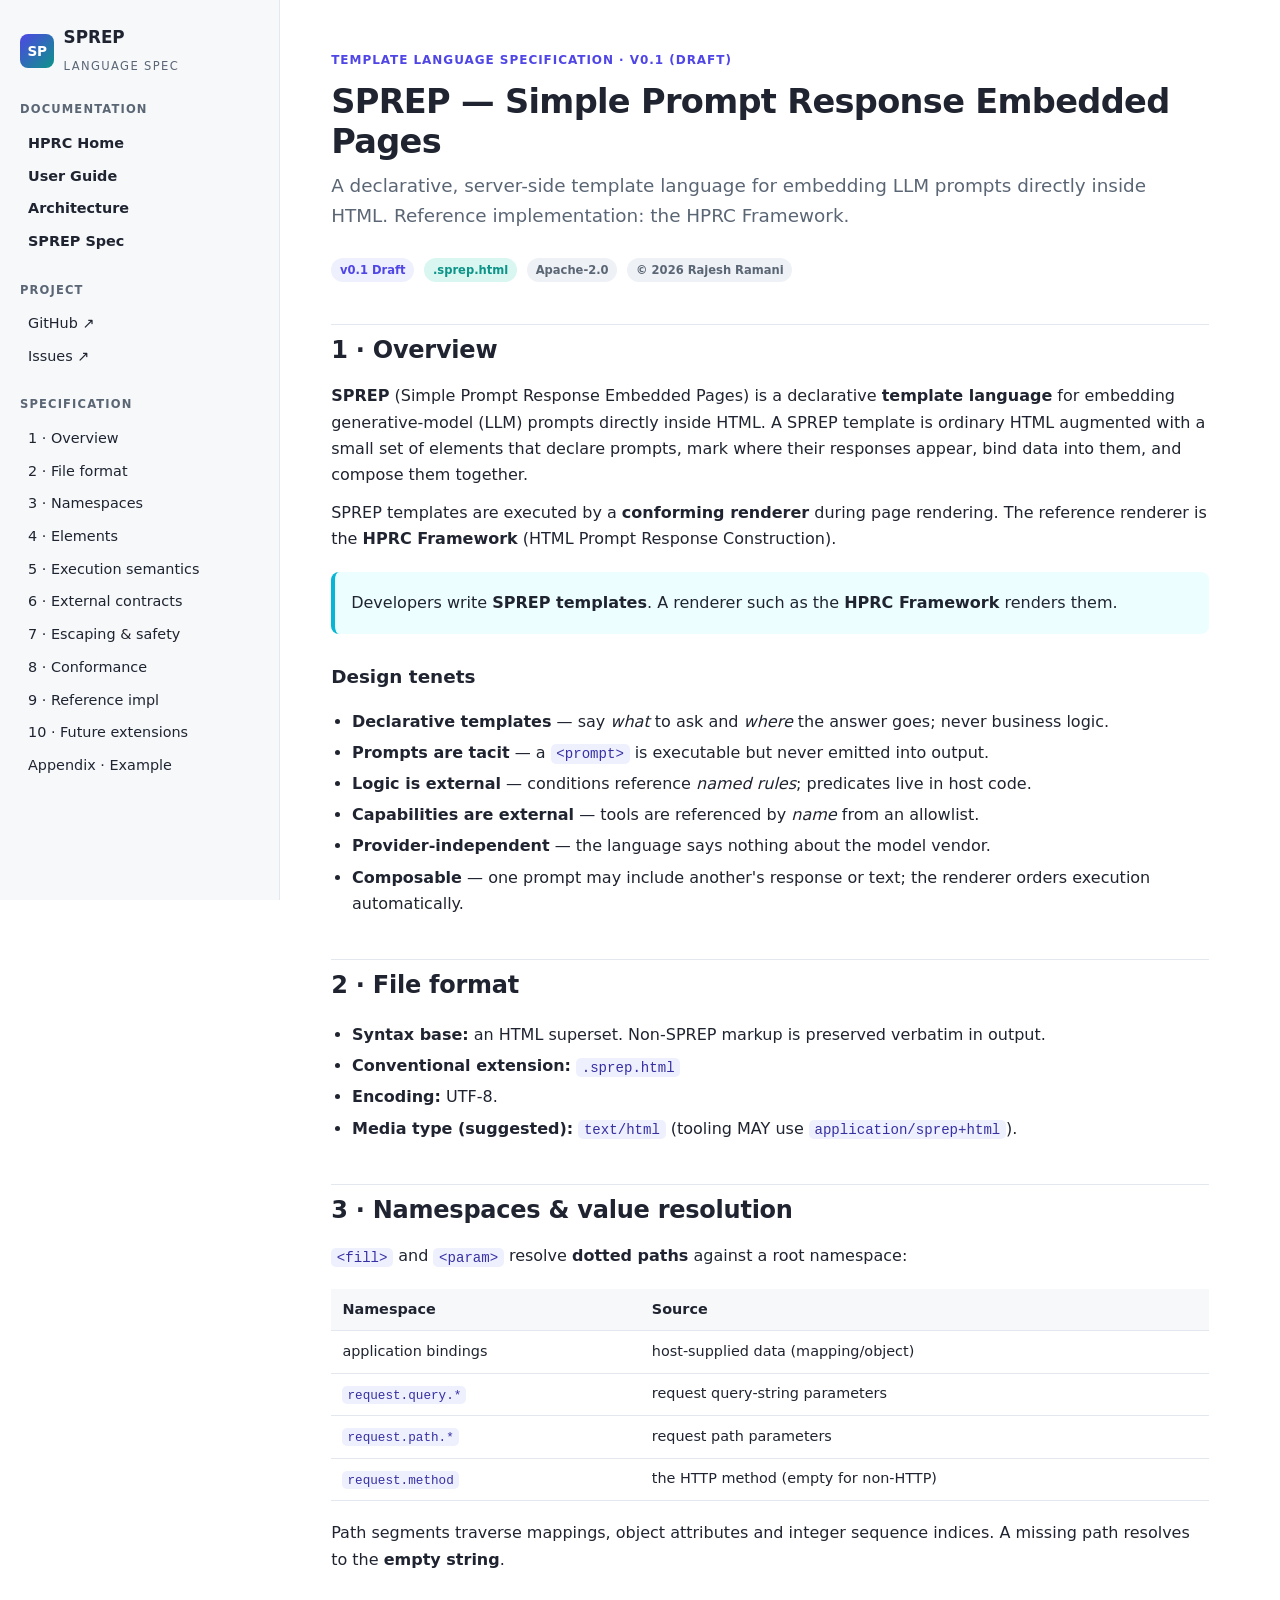
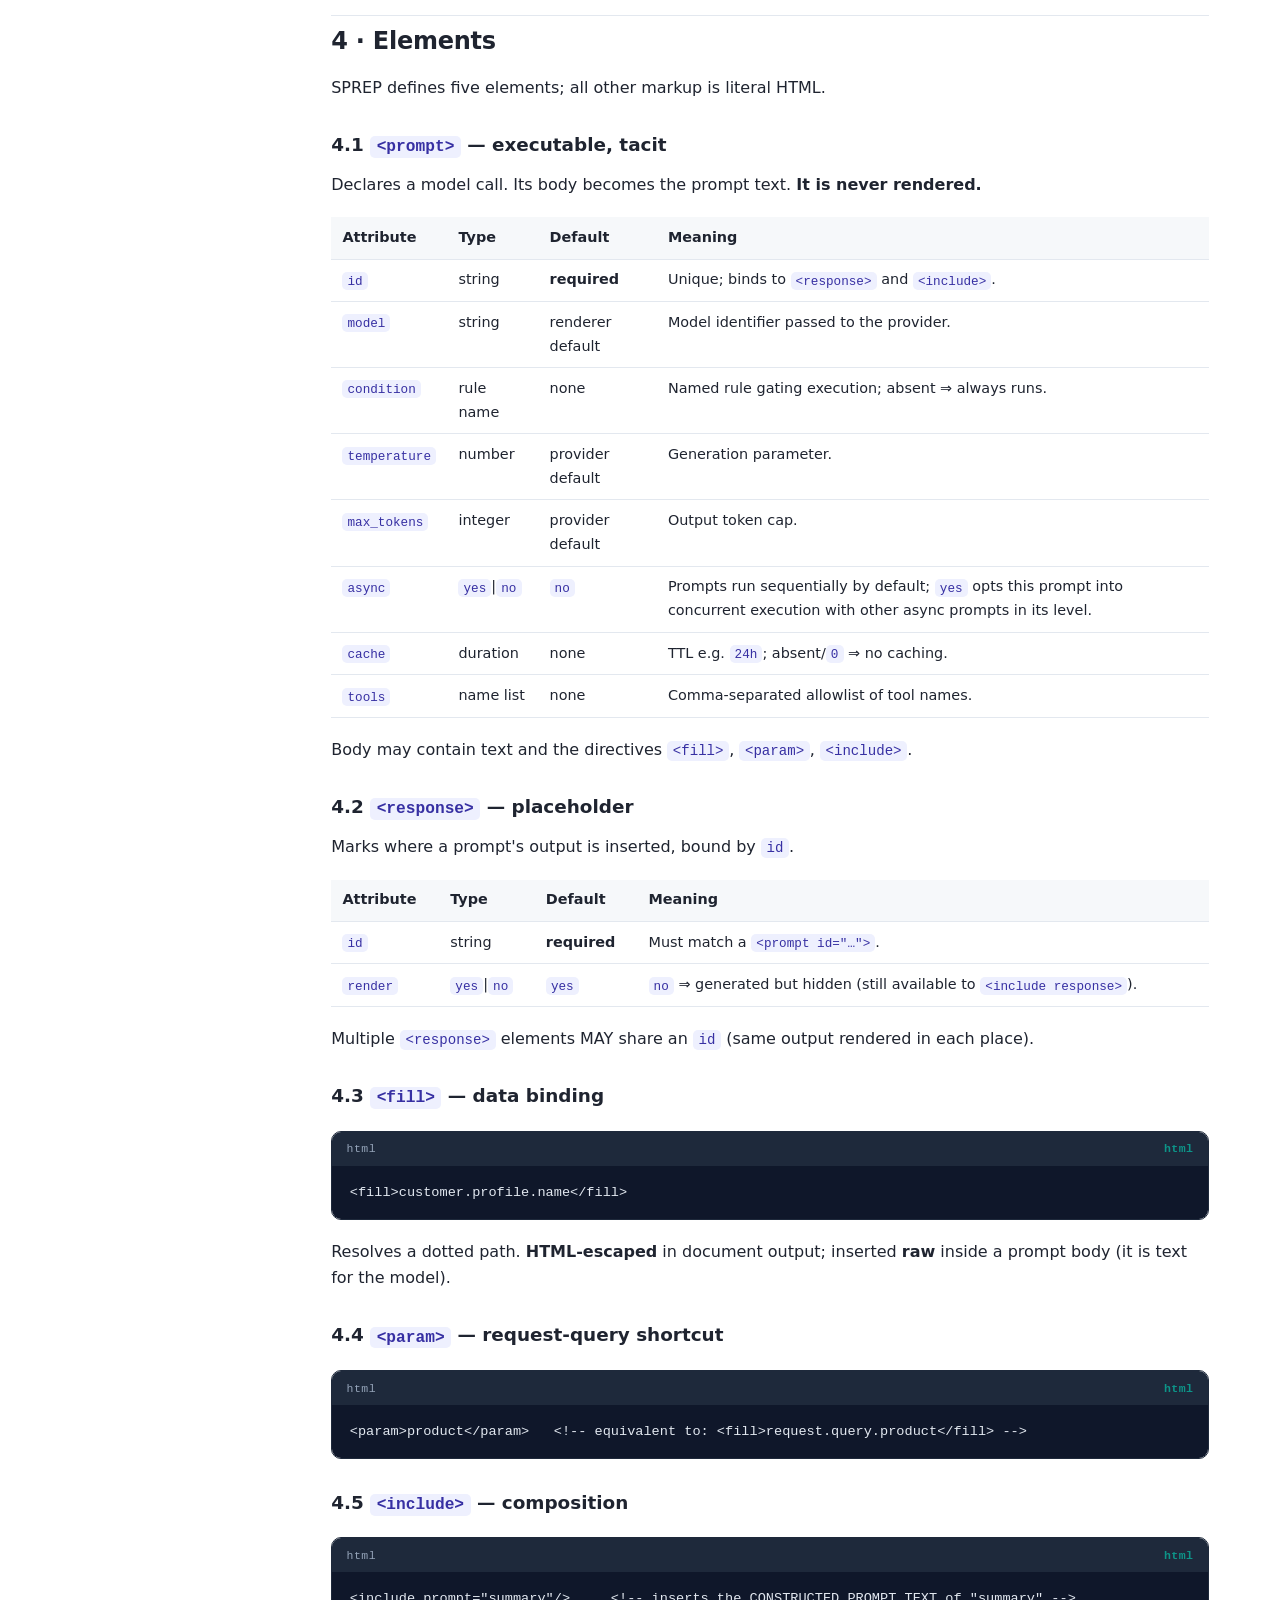
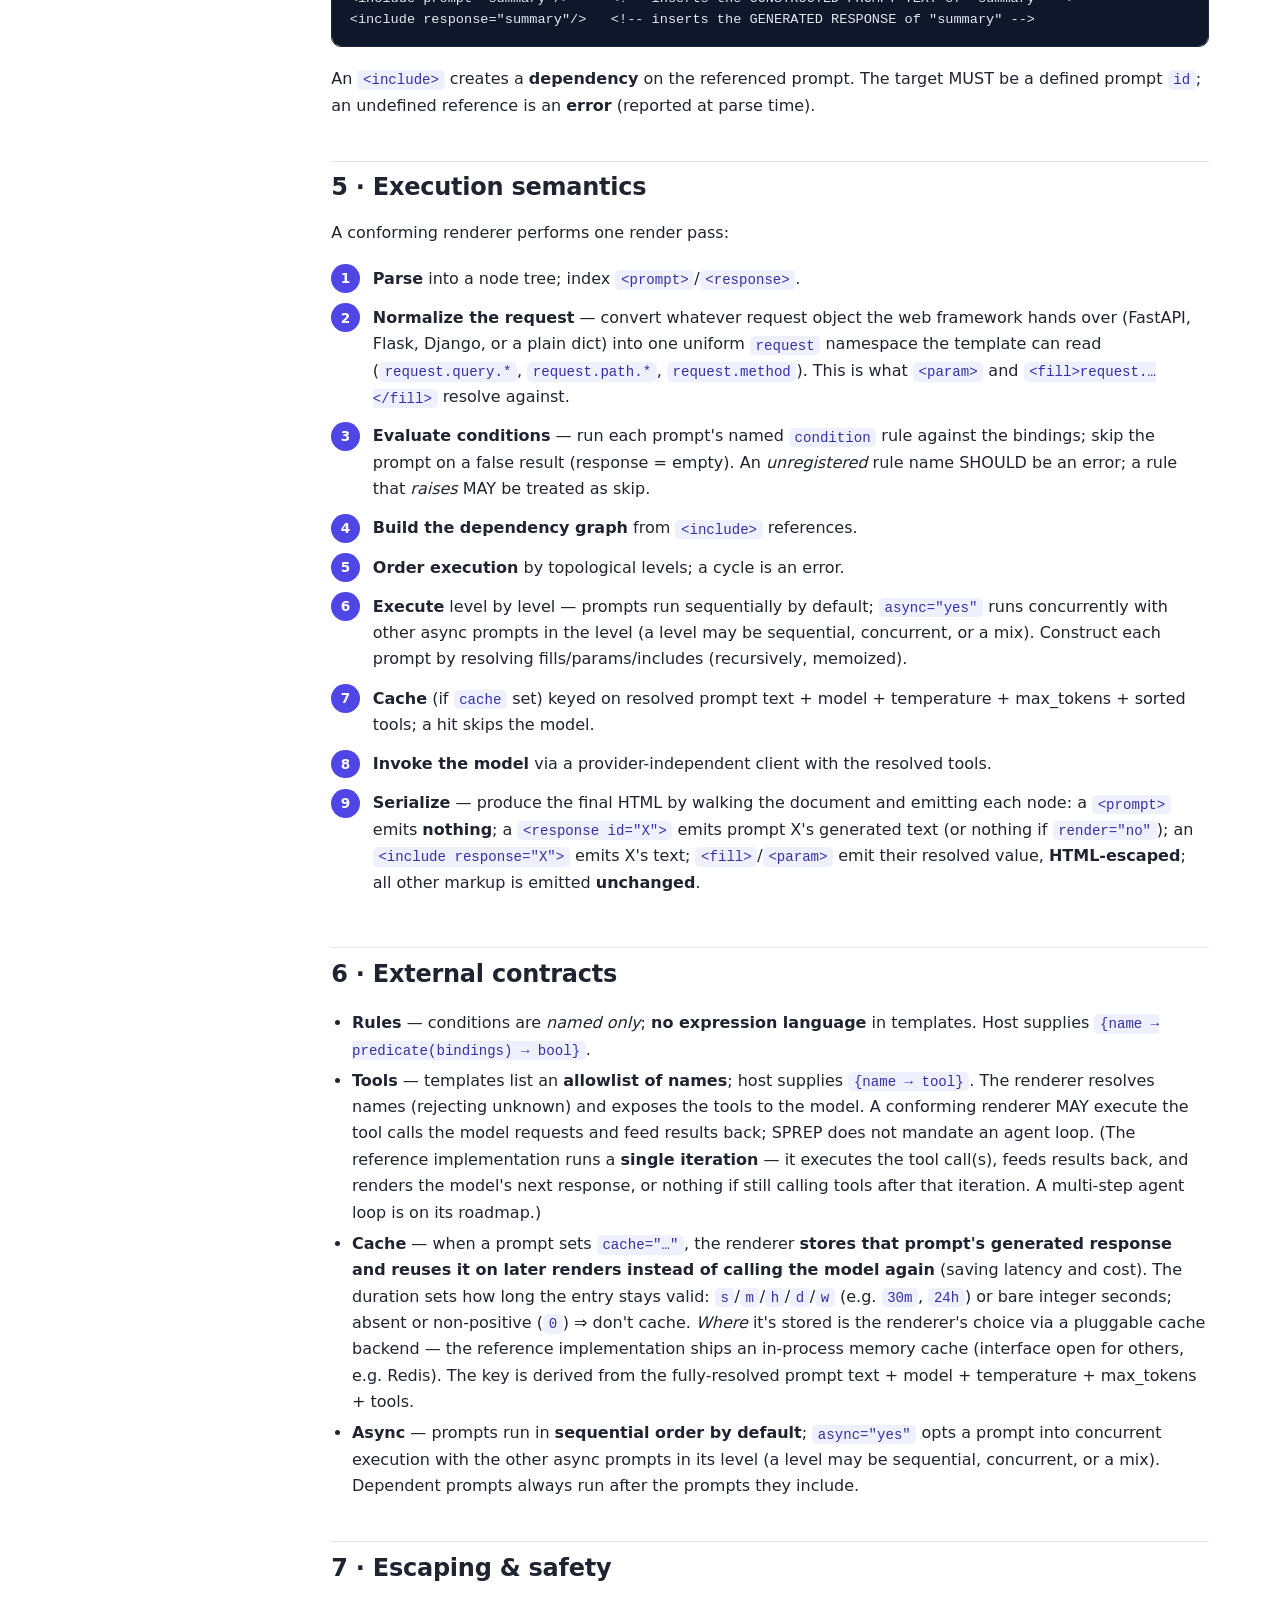
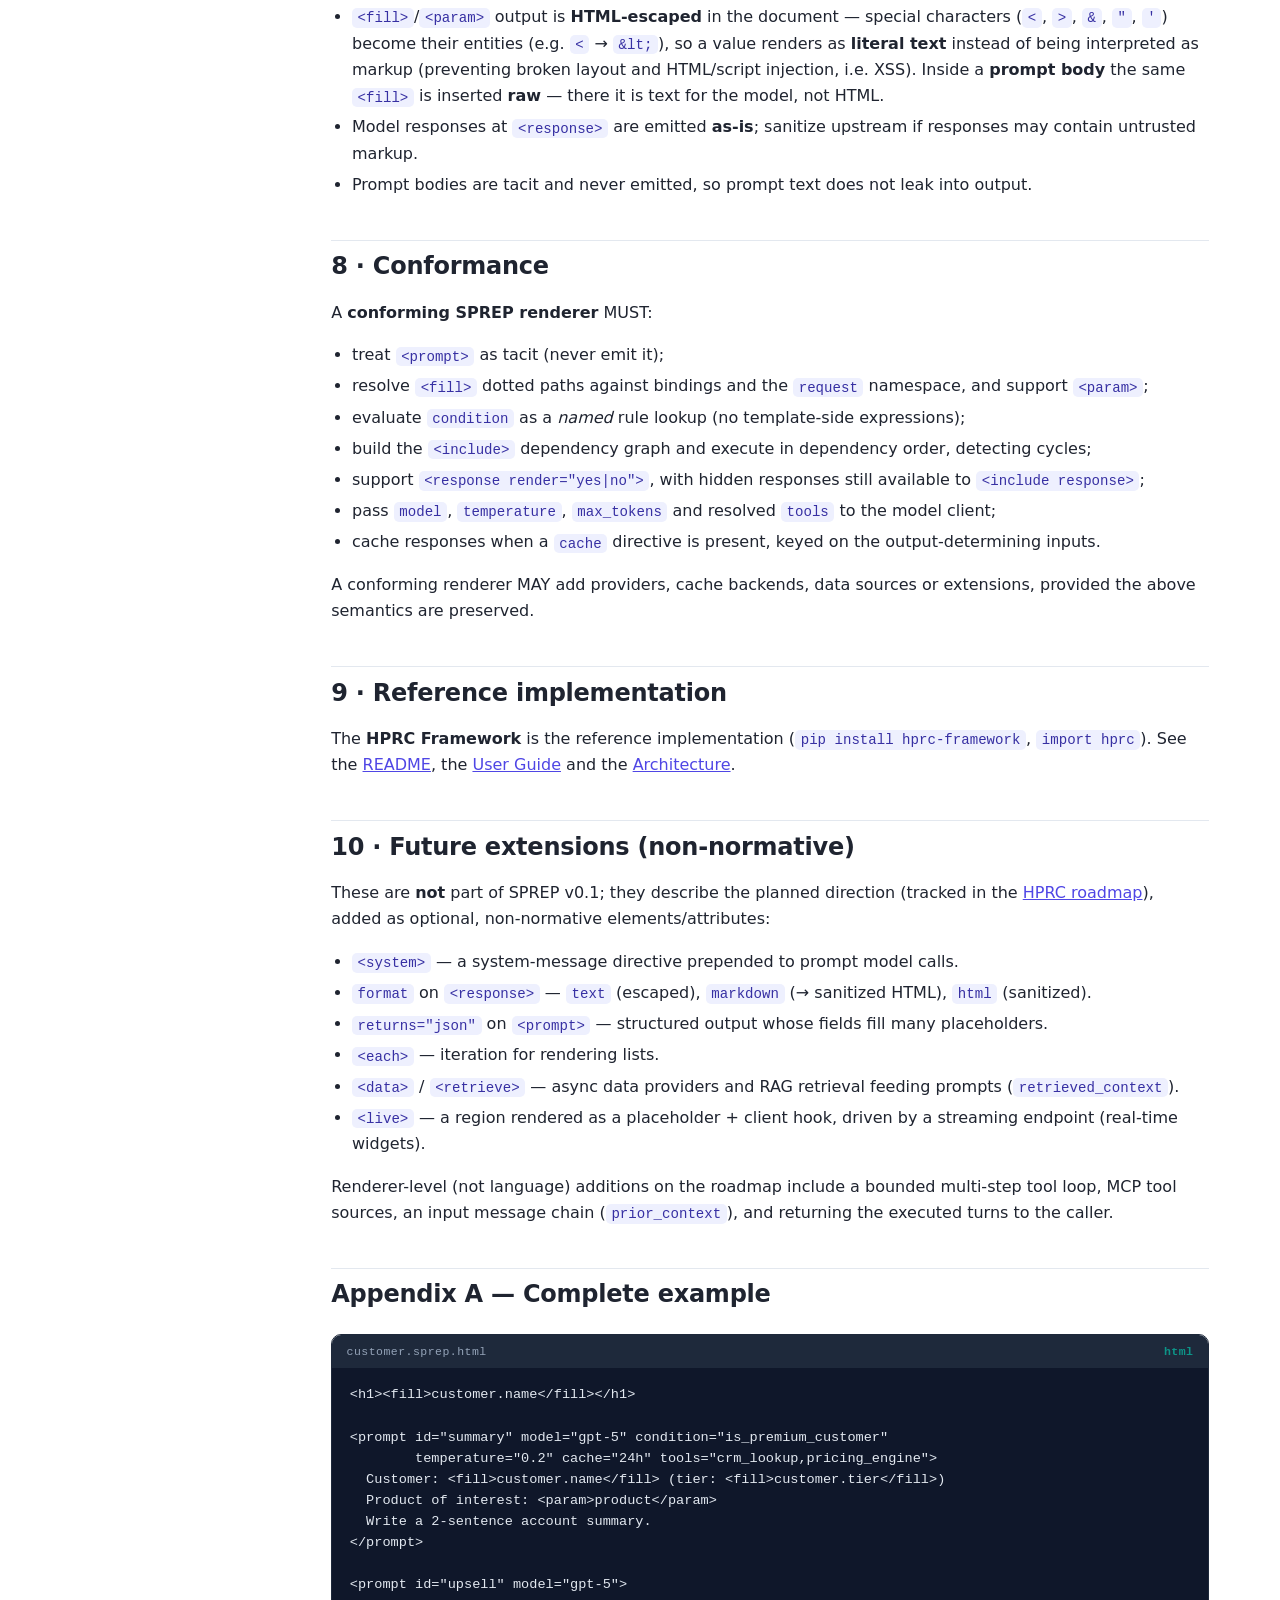
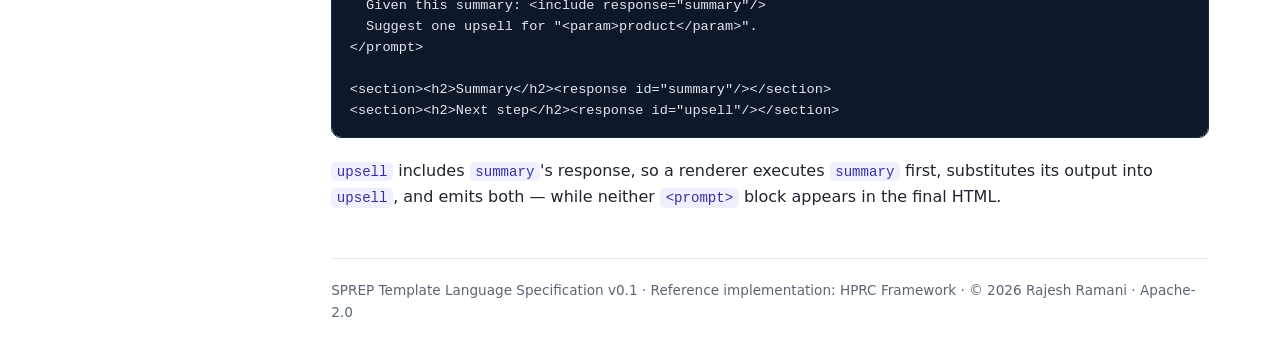
<file: sprep/sprep-spec.html>
<!DOCTYPE html>
<html lang="en">
<head>
  <meta charset="utf-8"/>
  <meta name="viewport" content="width=device-width, initial-scale=1"/>
  <title>SPREP — Template Language Specification</title>
  <link rel="stylesheet" href="../docs/assets/hprc-docs.css"/>
</head>
<body>
<div class="layout">
  <aside class="sidebar">
    <a class="brand" href="../docs/index.html">
      <span class="logo">SP</span>
      <span><span class="name">SPREP</span><br/><span class="tag">Language Spec</span></span>
    </a>
    <div class="nav-group nav-doclinks">
      <h4>Documentation</h4>
      <a href="../docs/index.html">HPRC Home</a>
      <a href="../docs/user-guide.html">User Guide</a>
      <a href="../docs/architecture.html">Architecture</a>
      <a href="sprep-spec.html">SPREP Spec</a>
    </div>
    <div class="nav-group">
      <h4>Project</h4>
      <a href="https://github.com/HPRCFramework/hprc-framework">GitHub ↗</a>
      <a href="https://github.com/HPRCFramework/hprc-framework/issues">Issues ↗</a>
    </div>
    <div class="nav-group">
      <h4>Specification</h4>
      <a href="#overview">1 · Overview</a>
      <a href="#fileformat">2 · File format</a>
      <a href="#namespaces">3 · Namespaces</a>
      <a href="#elements">4 · Elements</a>
      <a href="#semantics">5 · Execution semantics</a>
      <a href="#contracts">6 · External contracts</a>
      <a href="#safety">7 · Escaping &amp; safety</a>
      <a href="#conformance">8 · Conformance</a>
      <a href="#refimpl">9 · Reference impl</a>
      <a href="#future">10 · Future extensions</a>
      <a href="#example">Appendix · Example</a>
    </div>
  </aside>

  <main class="content">
    <p class="eyebrow">Template Language Specification · v0.1 (Draft)</p>
    <h1>SPREP — Simple Prompt Response Embedded Pages</h1>
    <p class="lead">A declarative, server-side template language for embedding LLM prompts
       directly inside HTML. Reference implementation: the HPRC Framework.</p>

    <span class="pill">v0.1 Draft</span>
    <span class="pill teal">.sprep.html</span>
    <span class="pill gray">Apache-2.0</span>
    <span class="pill gray">© 2026 Rajesh Ramani</span>

    <section id="overview">
      <h2>1 · Overview</h2>
      <p><strong>SPREP</strong> (Simple Prompt Response Embedded Pages) is a declarative
         <strong>template language</strong> for embedding generative-model (LLM) prompts
         directly inside HTML. A SPREP template is ordinary HTML augmented with a small set
         of elements that declare prompts, mark where their responses appear, bind data into
         them, and compose them together.</p>
      <p>SPREP templates are executed by a <strong>conforming renderer</strong> during page
         rendering. The reference renderer is the <strong>HPRC Framework</strong> (HTML Prompt
         Response Construction).</p>
      <div class="callout">
        <p>Developers write <strong>SPREP templates</strong>. A renderer such as the
           <strong>HPRC Framework</strong> renders them.</p>
      </div>
      <h3>Design tenets</h3>
      <ul>
        <li><strong>Declarative templates</strong> — say <em>what</em> to ask and <em>where</em> the answer goes; never business logic.</li>
        <li><strong>Prompts are tacit</strong> — a <code>&lt;prompt&gt;</code> is executable but never emitted into output.</li>
        <li><strong>Logic is external</strong> — conditions reference <em>named rules</em>; predicates live in host code.</li>
        <li><strong>Capabilities are external</strong> — tools are referenced by <em>name</em> from an allowlist.</li>
        <li><strong>Provider-independent</strong> — the language says nothing about the model vendor.</li>
        <li><strong>Composable</strong> — one prompt may include another's response or text; the renderer orders execution automatically.</li>
      </ul>
    </section>

    <section id="fileformat">
      <h2>2 · File format</h2>
      <ul>
        <li><strong>Syntax base:</strong> an HTML superset. Non-SPREP markup is preserved verbatim in output.</li>
        <li><strong>Conventional extension:</strong> <code>.sprep.html</code></li>
        <li><strong>Encoding:</strong> UTF-8.</li>
        <li><strong>Media type (suggested):</strong> <code>text/html</code> (tooling MAY use <code>application/sprep+html</code>).</li>
      </ul>
    </section>

    <section id="namespaces">
      <h2>3 · Namespaces &amp; value resolution</h2>
      <p><code>&lt;fill&gt;</code> and <code>&lt;param&gt;</code> resolve <strong>dotted paths</strong>
         against a root namespace:</p>
      <table>
        <thead><tr><th>Namespace</th><th>Source</th></tr></thead>
        <tbody>
          <tr><td>application bindings</td><td>host-supplied data (mapping/object)</td></tr>
          <tr><td><code>request.query.*</code></td><td>request query-string parameters</td></tr>
          <tr><td><code>request.path.*</code></td><td>request path parameters</td></tr>
          <tr><td><code>request.method</code></td><td>the HTTP method (empty for non-HTTP)</td></tr>
        </tbody>
      </table>
      <p>Path segments traverse mappings, object attributes and integer sequence indices. A
         missing path resolves to the <strong>empty string</strong>.</p>
    </section>

    <section id="elements">
      <h2>4 · Elements</h2>
      <p>SPREP defines five elements; all other markup is literal HTML.</p>

      <h3 id="el-prompt">4.1 <code>&lt;prompt&gt;</code> — executable, tacit</h3>
      <p>Declares a model call. Its body becomes the prompt text. <strong>It is never rendered.</strong></p>
      <table>
        <thead><tr><th>Attribute</th><th>Type</th><th>Default</th><th>Meaning</th></tr></thead>
        <tbody>
          <tr><td><code>id</code></td><td>string</td><td><strong>required</strong></td><td>Unique; binds to <code>&lt;response&gt;</code> and <code>&lt;include&gt;</code>.</td></tr>
          <tr><td><code>model</code></td><td>string</td><td>renderer default</td><td>Model identifier passed to the provider.</td></tr>
          <tr><td><code>condition</code></td><td>rule name</td><td>none</td><td>Named rule gating execution; absent ⇒ always runs.</td></tr>
          <tr><td><code>temperature</code></td><td>number</td><td>provider default</td><td>Generation parameter.</td></tr>
          <tr><td><code>max_tokens</code></td><td>integer</td><td>provider default</td><td>Output token cap.</td></tr>
          <tr><td><code>async</code></td><td><code>yes</code>|<code>no</code></td><td><code>no</code></td><td>Prompts run sequentially by default; <code>yes</code> opts this prompt into concurrent execution with other async prompts in its level.</td></tr>
          <tr><td><code>cache</code></td><td>duration</td><td>none</td><td>TTL e.g. <code>24h</code>; absent/<code>0</code> ⇒ no caching.</td></tr>
          <tr><td><code>tools</code></td><td>name list</td><td>none</td><td>Comma-separated allowlist of tool names.</td></tr>
        </tbody>
      </table>
      <p>Body may contain text and the directives <code>&lt;fill&gt;</code>,
         <code>&lt;param&gt;</code>, <code>&lt;include&gt;</code>.</p>

      <h3 id="el-response">4.2 <code>&lt;response&gt;</code> — placeholder</h3>
      <p>Marks where a prompt's output is inserted, bound by <code>id</code>.</p>
      <table>
        <thead><tr><th>Attribute</th><th>Type</th><th>Default</th><th>Meaning</th></tr></thead>
        <tbody>
          <tr><td><code>id</code></td><td>string</td><td><strong>required</strong></td><td>Must match a <code>&lt;prompt id="…"&gt;</code>.</td></tr>
          <tr><td><code>render</code></td><td><code>yes</code>|<code>no</code></td><td><code>yes</code></td><td><code>no</code> ⇒ generated but hidden (still available to <code>&lt;include response&gt;</code>).</td></tr>
        </tbody>
      </table>
      <p>Multiple <code>&lt;response&gt;</code> elements MAY share an <code>id</code> (same output rendered in each place).</p>

      <h3 id="el-fill">4.3 <code>&lt;fill&gt;</code> — data binding</h3>
      <div class="code-card"><div class="code-head"><span>html</span><span class="lang">html</span></div>
<pre><code>&lt;fill&gt;customer.profile.name&lt;/fill&gt;</code></pre></div>
      <p>Resolves a dotted path. <strong>HTML-escaped</strong> in document output; inserted
         <strong>raw</strong> inside a prompt body (it is text for the model).</p>

      <h3 id="el-param">4.4 <code>&lt;param&gt;</code> — request-query shortcut</h3>
      <div class="code-card"><div class="code-head"><span>html</span><span class="lang">html</span></div>
<pre><code>&lt;param&gt;product&lt;/param&gt;   &lt;!-- equivalent to: &lt;fill&gt;request.query.product&lt;/fill&gt; --&gt;</code></pre></div>

      <h3 id="el-include">4.5 <code>&lt;include&gt;</code> — composition</h3>
      <div class="code-card"><div class="code-head"><span>html</span><span class="lang">html</span></div>
<pre><code>&lt;include prompt="summary"/&gt;     &lt;!-- inserts the CONSTRUCTED PROMPT TEXT of "summary" --&gt;
&lt;include response="summary"/&gt;   &lt;!-- inserts the GENERATED RESPONSE of "summary" --&gt;</code></pre></div>
      <p>An <code>&lt;include&gt;</code> creates a <strong>dependency</strong> on the referenced
         prompt. The target MUST be a defined prompt <code>id</code>; an undefined reference is
         an <strong>error</strong> (reported at parse time).</p>
    </section>

    <section id="semantics">
      <h2>5 · Execution semantics</h2>
      <p>A conforming renderer performs one render pass:</p>
      <ol class="steps">
        <li><strong>Parse</strong> into a node tree; index <code>&lt;prompt&gt;</code>/<code>&lt;response&gt;</code>.</li>
        <li><strong>Normalize the request</strong> — convert whatever request object the web framework hands over (FastAPI, Flask, Django, or a plain dict) into one uniform <code>request</code> namespace the template can read (<code>request.query.*</code>, <code>request.path.*</code>, <code>request.method</code>). This is what <code>&lt;param&gt;</code> and <code>&lt;fill&gt;request.…&lt;/fill&gt;</code> resolve against.</li>
        <li><strong>Evaluate conditions</strong> — run each prompt's named <code>condition</code> rule against the bindings; skip the prompt on a false result (response = empty). An <em>unregistered</em> rule name SHOULD be an error; a rule that <em>raises</em> MAY be treated as skip.</li>
        <li><strong>Build the dependency graph</strong> from <code>&lt;include&gt;</code> references.</li>
        <li><strong>Order execution</strong> by topological levels; a cycle is an error.</li>
        <li><strong>Execute</strong> level by level — prompts run sequentially by default; <code>async="yes"</code> runs concurrently with other async prompts in the level (a level may be sequential, concurrent, or a mix). Construct each prompt by resolving fills/params/includes (recursively, memoized).</li>
        <li><strong>Cache</strong> (if <code>cache</code> set) keyed on resolved prompt text + model + temperature + max_tokens + sorted tools; a hit skips the model.</li>
        <li><strong>Invoke the model</strong> via a provider-independent client with the resolved tools.</li>
        <li><strong>Serialize</strong> — produce the final HTML by walking the document and emitting each node: a <code>&lt;prompt&gt;</code> emits <strong>nothing</strong>; a <code>&lt;response id="X"&gt;</code> emits prompt X's generated text (or nothing if <code>render="no"</code>); an <code>&lt;include response="X"&gt;</code> emits X's text; <code>&lt;fill&gt;</code>/<code>&lt;param&gt;</code> emit their resolved value, <strong>HTML-escaped</strong>; all other markup is emitted <strong>unchanged</strong>.</li>
      </ol>
    </section>

    <section id="contracts">
      <h2>6 · External contracts</h2>
      <ul>
        <li><strong>Rules</strong> — conditions are <em>named only</em>; <strong>no expression language</strong> in templates. Host supplies <code>{name → predicate(bindings) → bool}</code>.</li>
        <li><strong>Tools</strong> — templates list an <strong>allowlist of names</strong>; host supplies <code>{name → tool}</code>. The renderer resolves names (rejecting unknown) and exposes the tools to the model. A conforming renderer MAY execute the tool calls the model requests and feed results back; SPREP does not mandate an agent loop. (The reference implementation runs a <strong>single iteration</strong> — it executes the tool call(s), feeds results back, and renders the model's next response, or nothing if still calling tools after that iteration. A multi-step agent loop is on its roadmap.)</li>
        <li><strong>Cache</strong> — when a prompt sets <code>cache="…"</code>, the renderer <strong>stores that prompt's generated response and reuses it on later renders instead of calling the model again</strong> (saving latency and cost). The duration sets how long the entry stays valid: <code>s</code>/<code>m</code>/<code>h</code>/<code>d</code>/<code>w</code> (e.g. <code>30m</code>, <code>24h</code>) or bare integer seconds; absent or non-positive (<code>0</code>) ⇒ don't cache. <em>Where</em> it's stored is the renderer's choice via a pluggable cache backend — the reference implementation ships an in-process memory cache (interface open for others, e.g. Redis). The key is derived from the fully-resolved prompt text + model + temperature + max_tokens + tools.</li>
        <li><strong>Async</strong> — prompts run in <strong>sequential order by default</strong>; <code>async="yes"</code> opts a prompt into concurrent execution with the other async prompts in its level (a level may be sequential, concurrent, or a mix). Dependent prompts always run after the prompts they include.</li>
      </ul>
    </section>

    <section id="safety">
      <h2>7 · Escaping &amp; safety</h2>
      <ul>
        <li><code>&lt;fill&gt;</code>/<code>&lt;param&gt;</code> output is <strong>HTML-escaped</strong> in the document — special characters (<code>&lt;</code>, <code>&gt;</code>, <code>&amp;</code>, <code>"</code>, <code>'</code>) become their entities (e.g. <code>&lt;</code> → <code>&amp;lt;</code>), so a value renders as <strong>literal text</strong> instead of being interpreted as markup (preventing broken layout and HTML/script injection, i.e. XSS). Inside a <strong>prompt body</strong> the same <code>&lt;fill&gt;</code> is inserted <strong>raw</strong> — there it is text for the model, not HTML.</li>
        <li>Model responses at <code>&lt;response&gt;</code> are emitted <strong>as-is</strong>; sanitize upstream if responses may contain untrusted markup.</li>
        <li>Prompt bodies are tacit and never emitted, so prompt text does not leak into output.</li>
      </ul>
    </section>

    <section id="conformance">
      <h2>8 · Conformance</h2>
      <p>A <strong>conforming SPREP renderer</strong> MUST:</p>
      <ul>
        <li>treat <code>&lt;prompt&gt;</code> as tacit (never emit it);</li>
        <li>resolve <code>&lt;fill&gt;</code> dotted paths against bindings and the <code>request</code> namespace, and support <code>&lt;param&gt;</code>;</li>
        <li>evaluate <code>condition</code> as a <em>named</em> rule lookup (no template-side expressions);</li>
        <li>build the <code>&lt;include&gt;</code> dependency graph and execute in dependency order, detecting cycles;</li>
        <li>support <code>&lt;response render="yes|no"&gt;</code>, with hidden responses still available to <code>&lt;include response&gt;</code>;</li>
        <li>pass <code>model</code>, <code>temperature</code>, <code>max_tokens</code> and resolved <code>tools</code> to the model client;</li>
        <li>cache responses when a <code>cache</code> directive is present, keyed on the output-determining inputs.</li>
      </ul>
      <p>A conforming renderer MAY add providers, cache backends, data sources or extensions,
         provided the above semantics are preserved.</p>
    </section>

    <section id="refimpl">
      <h2>9 · Reference implementation</h2>
      <p>The <strong>HPRC Framework</strong> is the reference implementation
         (<code>pip install hprc-framework</code>, <code>import hprc</code>). See the
         <a href="../README.md">README</a>, the <a href="../docs/user-guide.html">User Guide</a>
         and the <a href="../docs/architecture.html">Architecture</a>.</p>
    </section>

    <section id="future">
      <h2>10 · Future extensions (non-normative)</h2>
      <p>These are <strong>not</strong> part of SPREP v0.1; they describe the planned direction
         (tracked in the <a href="../docs/architecture.html#roadmap">HPRC roadmap</a>), added as
         optional, non-normative elements/attributes:</p>
      <ul>
        <li><code>&lt;system&gt;</code> — a system-message directive prepended to prompt model calls.</li>
        <li><code>format</code> on <code>&lt;response&gt;</code> — <code>text</code> (escaped), <code>markdown</code> (→ sanitized HTML), <code>html</code> (sanitized).</li>
        <li><code>returns="json"</code> on <code>&lt;prompt&gt;</code> — structured output whose fields fill many placeholders.</li>
        <li><code>&lt;each&gt;</code> — iteration for rendering lists.</li>
        <li><code>&lt;data&gt;</code> / <code>&lt;retrieve&gt;</code> — async data providers and RAG retrieval feeding prompts (<code>retrieved_context</code>).</li>
        <li><code>&lt;live&gt;</code> — a region rendered as a placeholder + client hook, driven by a streaming endpoint (real-time widgets).</li>
      </ul>
      <p>Renderer-level (not language) additions on the roadmap include a bounded multi-step tool
         loop, MCP tool sources, an input message chain (<code>prior_context</code>), and returning
         the executed turns to the caller.</p>
    </section>

    <section id="example">
      <h2>Appendix A — Complete example</h2>
      <div class="code-card"><div class="code-head"><span>customer.sprep.html</span><span class="lang">html</span></div>
<pre><code>&lt;h1&gt;&lt;fill&gt;customer.name&lt;/fill&gt;&lt;/h1&gt;

&lt;prompt id="summary" model="gpt-5" condition="is_premium_customer"
        temperature="0.2" cache="24h" tools="crm_lookup,pricing_engine"&gt;
  Customer: &lt;fill&gt;customer.name&lt;/fill&gt; (tier: &lt;fill&gt;customer.tier&lt;/fill&gt;)
  Product of interest: &lt;param&gt;product&lt;/param&gt;
  Write a 2-sentence account summary.
&lt;/prompt&gt;

&lt;prompt id="upsell" model="gpt-5"&gt;
  Given this summary: &lt;include response="summary"/&gt;
  Suggest one upsell for "&lt;param&gt;product&lt;/param&gt;".
&lt;/prompt&gt;

&lt;section&gt;&lt;h2&gt;Summary&lt;/h2&gt;&lt;response id="summary"/&gt;&lt;/section&gt;
&lt;section&gt;&lt;h2&gt;Next step&lt;/h2&gt;&lt;response id="upsell"/&gt;&lt;/section&gt;</code></pre></div>
      <p><code>upsell</code> includes <code>summary</code>'s response, so a renderer executes
         <code>summary</code> first, substitutes its output into <code>upsell</code>, and emits
         both — while neither <code>&lt;prompt&gt;</code> block appears in the final HTML.</p>
    </section>

    <div class="foot">
      SPREP Template Language Specification v0.1 · Reference implementation: HPRC Framework ·
      © 2026 Rajesh Ramani · Apache-2.0
    </div>
  </main>
</div>
</body>
</html>
</file>
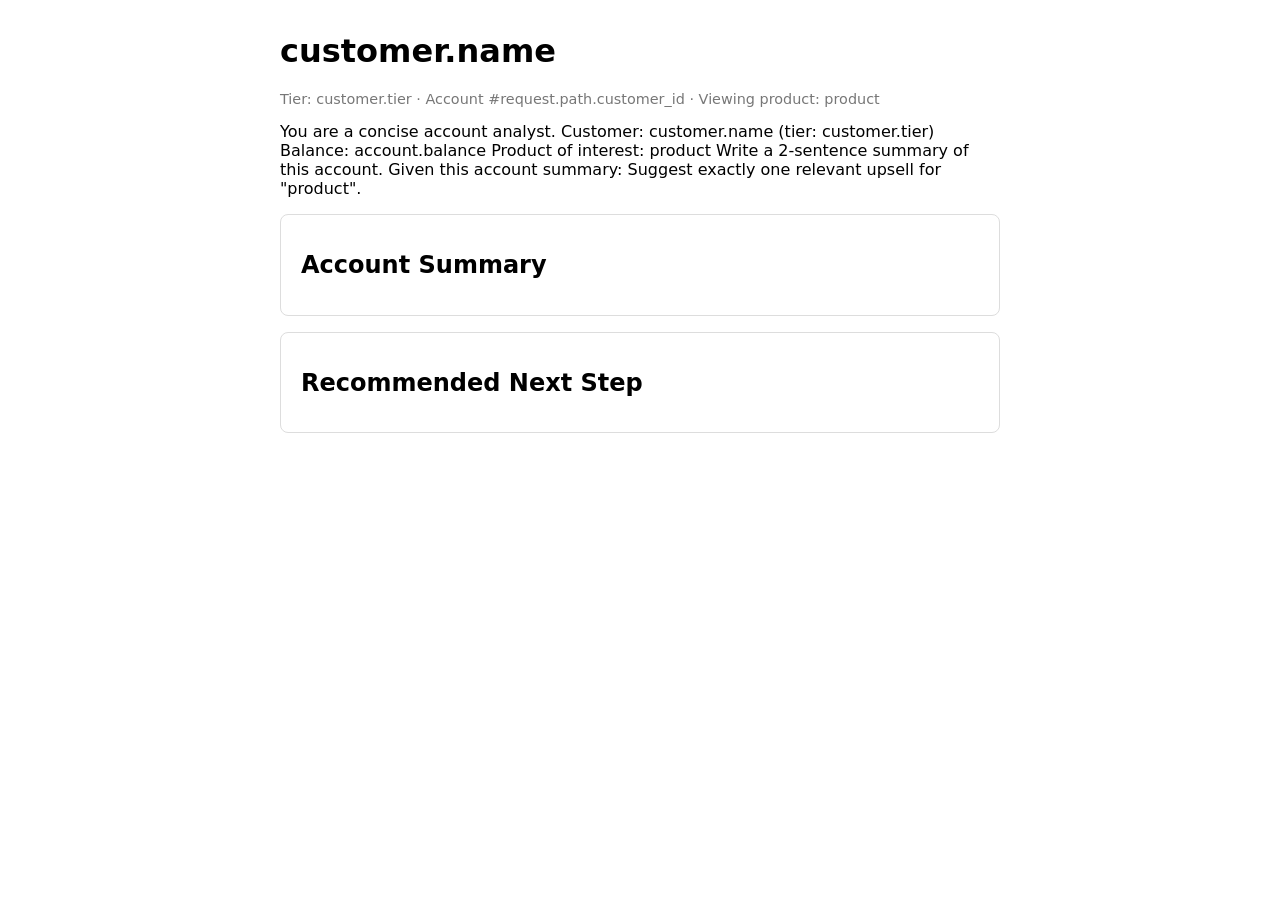
<file: examples/templates/customer.sprep.html>
<!DOCTYPE html>
<html lang="en">
<head>
  <meta charset="utf-8"/>
  <title>Customer — <fill>customer.name</fill></title>
  <style>
    body { font-family: system-ui, sans-serif; max-width: 720px; margin: 2rem auto; }
    .card { border: 1px solid #ddd; border-radius: 8px; padding: 1rem 1.25rem; margin: 1rem 0; }
    .muted { color: #777; font-size: 0.9rem; }
  </style>
</head>
<body>
  <h1><fill>customer.name</fill></h1>
  <p class="muted">
    Tier: <fill>customer.tier</fill>
    &middot; Account #<fill>request.path.customer_id</fill>
    &middot; Viewing product: <param>product</param>
  </p>

  <!--
    PROMPT 1 — account summary.
    Only runs for premium customers (named rule, evaluated in Python).
    Tacit: this block never appears in the final HTML.
  -->
  <prompt
      id="summary"
      model="gpt-5"
      condition="is_premium_customer"
      temperature="0.2"
      max_tokens="500"
      cache="24h"
      tools="crm_lookup,pricing_engine">
    You are a concise account analyst.

    Customer: <fill>customer.name</fill> (tier: <fill>customer.tier</fill>)
    Balance: <fill>account.balance</fill>
    Product of interest: <param>product</param>

    Write a 2-sentence summary of this account.
  </prompt>

  <!--
    PROMPT 2 — upsell suggestion. Depends on PROMPT 1 via <include response>.
    SPREP builds the dependency graph automatically: "summary" runs first.
  -->
  <prompt id="upsell" model="gpt-5" temperature="0.4">
    Given this account summary:
    <include response="summary"/>

    Suggest exactly one relevant upsell for "<param>product</param>".
  </prompt>

  <div class="card">
    <h2>Account Summary</h2>
    <response id="summary" render="yes"></response>
  </div>

  <div class="card">
    <h2>Recommended Next Step</h2>
    <response id="upsell" render="yes"></response>
  </div>
</body>
</html>
</file>
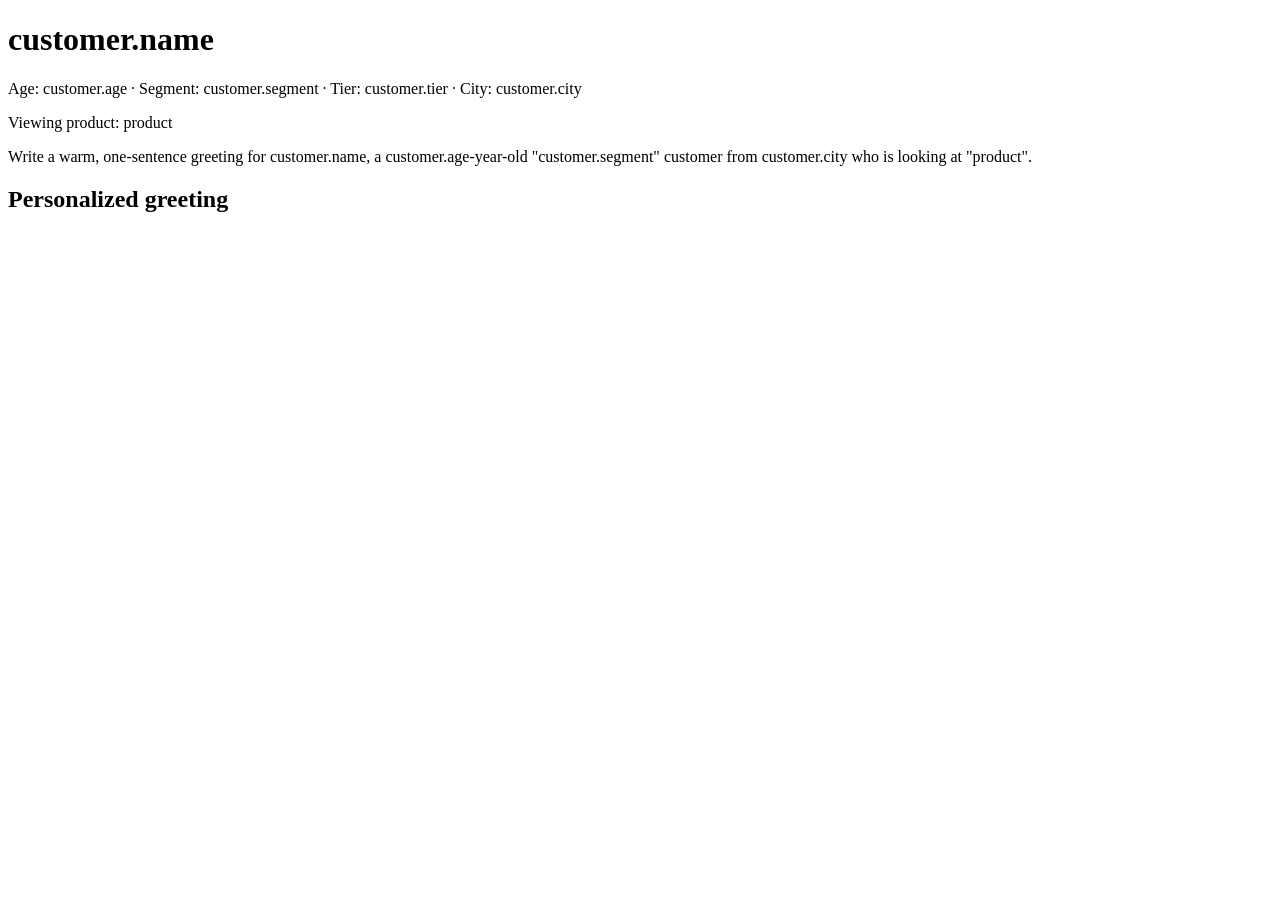
<file: examples/templates/customer_profile.sprep.html>
<!DOCTYPE html>
<!--
  customer_profile.sprep.html — a SPREP template.

  A SPREP template is ordinary HTML with two special things mixed in:
    * <fill> ... </fill>  — drops a value from your data into the page (or a prompt)
    * <prompt> ... </prompt> + <response/> — an LLM call and where its answer appears

  KEY IDEA shown here: the SAME business data (passed in by the Python code as
  `bindings`) is used in BOTH the visible HTML and the hidden prompt. Here, the
  customer's age (computed in Python) appears in the page heading AND inside the
  prompt that asks the model for a greeting.

  Two data sources are available to <fill>:
    * bindings   — your data, read at the root (e.g. customer.age, customer.name)
    * request.*  — the incoming web request (e.g. request.query.product); <param>
                   is a shortcut for request.query.*
-->
<html lang="en">
<head><meta charset="utf-8"/><title>Customer — <fill>customer.name</fill></title></head>
<body>

  <!-- ============================================================= -->
  <!-- VISIBLE HTML — reads the business data from `bindings`         -->
  <!-- ============================================================= -->
  <h1><fill>customer.name</fill></h1>
  <p>
    Age: <fill>customer.age</fill> &middot;
    Segment: <fill>customer.segment</fill> &middot;
    Tier: <fill>customer.tier</fill> &middot;
    City: <fill>customer.city</fill>
  </p>
  <p>Viewing product: <param>product</param></p>

  <!-- ============================================================= -->
  <!-- TACIT PROMPT — never shown; grounded on the SAME bindings data -->
  <!-- (note customer.age is used here too)                          -->
  <!-- ============================================================= -->
  <prompt id="greeting" model="gpt-5" temperature="0.6">
    Write a warm, one-sentence greeting for <fill>customer.name</fill>,
    a <fill>customer.age</fill>-year-old "<fill>customer.segment</fill>" customer
    from <fill>customer.city</fill> who is looking at "<param>product</param>".
  </prompt>

  <!-- The greeting's generated text is injected here -->
  <section class="greeting">
    <h2>Personalized greeting</h2>
    <p><response id="greeting"/></p>
  </section>

</body>
</html>
</file>
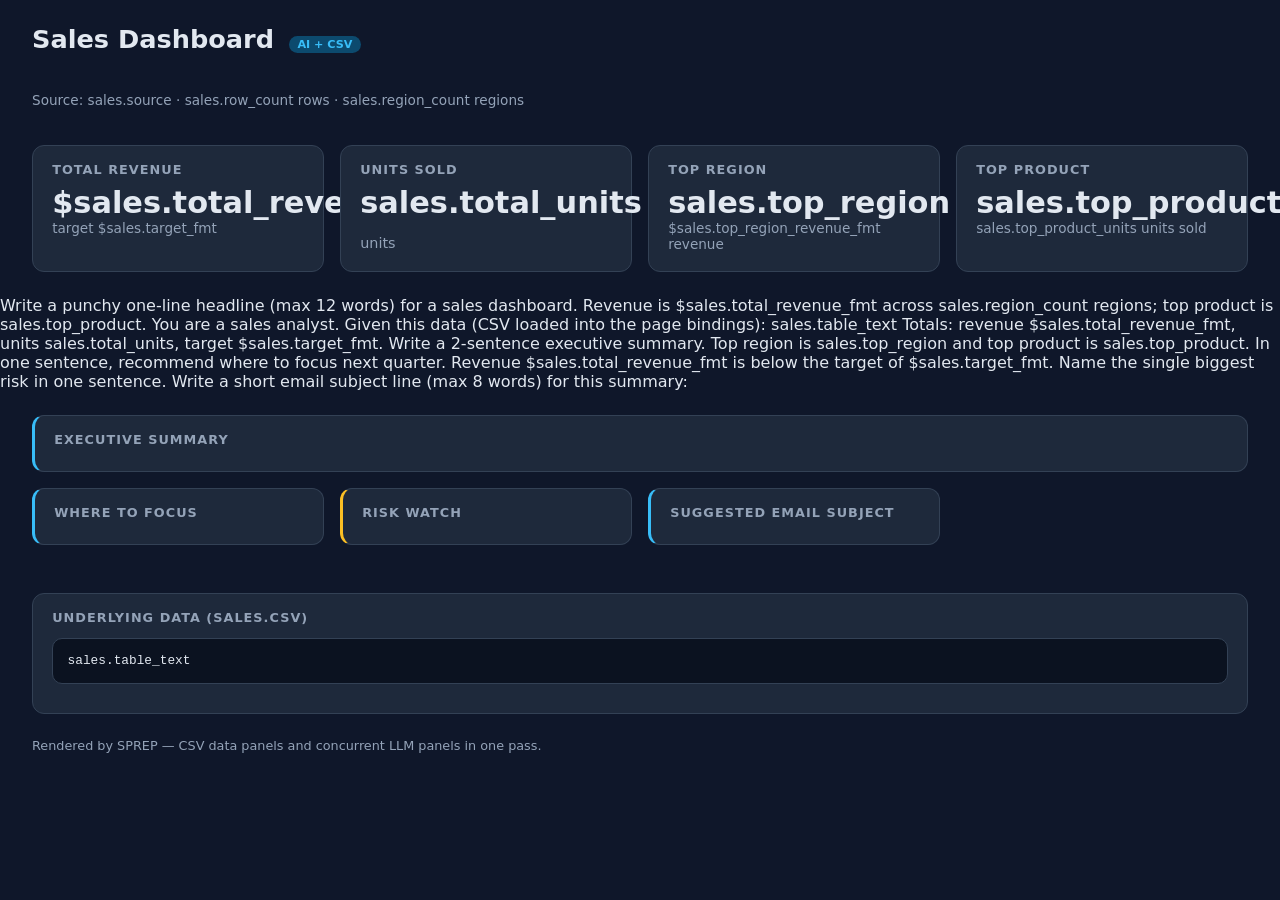
<file: examples/templates/dashboard.sprep.html>
<!DOCTYPE html>
<html lang="en">
<head>
  <meta charset="utf-8"/>
  <title>Sales Dashboard — SPREP demo</title>
  <style>
    :root { --bg:#0f172a; --card:#1e293b; --line:#334155; --ink:#e2e8f0; --muted:#94a3b8;
            --accent:#38bdf8; --good:#34d399; --warn:#fbbf24; }
    * { box-sizing:border-box; }
    body { margin:0; background:var(--bg); color:var(--ink);
           font-family:system-ui,-apple-system,"Segoe UI",Roboto,sans-serif; }
    header { padding:1.5rem 2rem 0; }
    h1 { margin:0; font-size:1.6rem; }
    .headline { color:var(--accent); font-size:1rem; margin:.3rem 0 0; min-height:1.2em; }
    .meta { color:var(--muted); font-size:.85rem; }
    .grid { display:grid; gap:1rem; grid-template-columns:repeat(auto-fit,minmax(240px,1fr));
            padding:1.5rem 2rem; }
    .card { background:var(--card); border:1px solid var(--line); border-radius:12px; padding:1rem 1.2rem; }
    .card h2 { margin:0 0 .5rem; font-size:.8rem; text-transform:uppercase; letter-spacing:.08em; color:var(--muted); }
    .kpi { font-size:1.9rem; font-weight:800; }
    .kpi small { font-size:.9rem; color:var(--muted); font-weight:500; }
    .ai { border-left:3px solid var(--accent); }
    .ai.risk { border-left-color:var(--warn); }
    .ai p { margin:0; line-height:1.55; }
    .badge { display:inline-block; font-size:.7rem; font-weight:700; padding:.1rem .5rem;
             border-radius:999px; background:#0c4a6e; color:var(--accent); margin-left:.4rem; }
    pre { background:#0b1220; border:1px solid var(--line); border-radius:10px; padding:.9rem;
          overflow:auto; font-size:.8rem; color:var(--ink); }
    footer { color:var(--muted); font-size:.8rem; padding:0 2rem 2rem; }
  </style>
</head>
<body>
  <header>
    <h1>Sales Dashboard <span class="badge">AI + CSV</span></h1>
    <!-- AI headline panel (independent) -->
    <p class="headline"><response id="headline"/></p>
    <p class="meta">Source: <fill>sales.source</fill> &middot;
       <fill>sales.row_count</fill> rows &middot; <fill>sales.region_count</fill> regions</p>
  </header>

  <!-- =========== DATA PANELS (straight from the CSV-derived bindings) =========== -->
  <section class="grid">
    <div class="card">
      <h2>Total revenue</h2>
      <div class="kpi">$<fill>sales.total_revenue_fmt</fill></div>
      <div class="meta">target $<fill>sales.target_fmt</fill></div>
    </div>
    <div class="card">
      <h2>Units sold</h2>
      <div class="kpi"><fill>sales.total_units</fill> <small>units</small></div>
    </div>
    <div class="card">
      <h2>Top region</h2>
      <div class="kpi"><fill>sales.top_region</fill></div>
      <div class="meta">$<fill>sales.top_region_revenue_fmt</fill> revenue</div>
    </div>
    <div class="card">
      <h2>Top product</h2>
      <div class="kpi"><fill>sales.top_product</fill></div>
      <div class="meta"><fill>sales.top_product_units</fill> units sold</div>
    </div>
  </section>

  <!-- =========== AI PANELS (prompts; tacit — these blocks never render) =========== -->
  <!--
    The prompts below are independent of one another. Each opts into concurrency
    with async="yes", so SPREP places them in the same dependency level and runs
    them CONCURRENTLY (prompts are sequential by default). Each is grounded on the
    CSV-derived data via <fill>.
  -->
  <prompt id="headline" model="gpt-5" temperature="0.7" async="yes">
    Write a punchy one-line headline (max 12 words) for a sales dashboard.
    Revenue is $<fill>sales.total_revenue_fmt</fill> across
    <fill>sales.region_count</fill> regions; top product is <fill>sales.top_product</fill>.
  </prompt>

  <prompt id="exec_summary" model="gpt-5" temperature="0.3" async="yes">
    You are a sales analyst. Given this data (CSV loaded into the page bindings):

    <fill>sales.table_text</fill>

    Totals: revenue $<fill>sales.total_revenue_fmt</fill>, units <fill>sales.total_units</fill>,
    target $<fill>sales.target_fmt</fill>.
    Write a 2-sentence executive summary.
  </prompt>

  <prompt id="focus" model="gpt-5" temperature="0.4" async="yes">
    Top region is <fill>sales.top_region</fill> and top product is
    <fill>sales.top_product</fill>. In one sentence, recommend where to focus next quarter.
  </prompt>

  <!-- Conditional AI panel: only runs when a CSV-derived rule fires. -->
  <prompt id="risk" model="gpt-5" condition="underperforming" temperature="0.4" async="yes">
    Revenue $<fill>sales.total_revenue_fmt</fill> is below the target of
    $<fill>sales.target_fmt</fill>. Name the single biggest risk in one sentence.
  </prompt>

  <!-- Dependent prompt: needs exec_summary's answer, so SPREP runs it in a LATER level. -->
  <prompt id="subject" model="gpt-5" temperature="0.5">
    Write a short email subject line (max 8 words) for this summary:
    <include response="exec_summary"/>
  </prompt>

  <section class="grid">
    <div class="card ai" style="grid-column:1 / -1;">
      <h2>Executive summary</h2>
      <p><response id="exec_summary"/></p>
    </div>
    <div class="card ai">
      <h2>Where to focus</h2>
      <p><response id="focus"/></p>
    </div>
    <div class="card ai risk">
      <h2>Risk watch</h2>
      <p><response id="risk"/></p>
    </div>
    <div class="card ai">
      <h2>Suggested email subject</h2>
      <p><response id="subject"/></p>
    </div>
  </section>

  <!-- Raw CSV table, rendered as preformatted text straight from bindings. -->
  <section class="grid">
    <div class="card" style="grid-column:1 / -1;">
      <h2>Underlying data (sales.csv)</h2>
      <pre><fill>sales.table_text</fill></pre>
    </div>
  </section>

  <footer>Rendered by SPREP — CSV data panels and concurrent LLM panels in one pass.</footer>
</body>
</html>
</file>
<file: docs/assets/hprc-docs.css>
/* HPRC documentation stylesheet — self-contained, offline, no external fonts. */
:root {
  --bg: #ffffff;
  --bg-alt: #f6f8fa;
  --text: #1f2430;
  --muted: #5b6675;
  --border: #e3e8ef;
  --accent: #4f46e5;        /* indigo */
  --accent-2: #0d9488;      /* teal  */
  --accent-soft: #eef0fe;
  --code-bg: #0f172a;
  --code-text: #e2e8f0;
  --code-dim: #94a3b8;
  --warn-bg: #fff7ed;
  --warn-border: #fb923c;
  --note-bg: #ecfeff;
  --note-border: #06b6d4;
  --ok-bg: #ecfdf5;
  --ok-border: #10b981;
  --radius: 10px;
  --mono: ui-monospace, "SF Mono", "JetBrains Mono", "Cascadia Code", Menlo, Consolas, monospace;
  --sans: system-ui, -apple-system, "Segoe UI", Roboto, Helvetica, Arial, sans-serif;
}

* { box-sizing: border-box; }
html { scroll-behavior: smooth; }
body {
  margin: 0;
  font-family: var(--sans);
  color: var(--text);
  background: var(--bg);
  line-height: 1.65;
  font-size: 16px;
}

/* Layout */
.layout { display: grid; grid-template-columns: 280px minmax(0, 1fr); min-height: 100vh; }
.sidebar {
  position: sticky; top: 0; align-self: start; height: 100vh; overflow-y: auto;
  background: var(--bg-alt); border-right: 1px solid var(--border);
  padding: 1.5rem 1.25rem;
}
.content { padding: 2.5rem clamp(1rem, 4vw, 4rem); max-width: 980px; }

/* Brand */
.brand { display: flex; align-items: center; gap: .6rem; margin-bottom: .25rem; text-decoration: none; color: var(--text); }
.brand .logo {
  width: 34px; height: 34px; border-radius: 8px; flex: 0 0 auto;
  background: linear-gradient(135deg, var(--accent), var(--accent-2));
  color: #fff; font-weight: 800; display: grid; place-items: center; font-size: .85rem; letter-spacing: -.5px;
}
.brand .name { font-weight: 800; font-size: 1.05rem; }
.brand .tag { color: var(--muted); font-size: .72rem; letter-spacing: .12em; text-transform: uppercase; }

/* Sidebar nav */
.nav-group { margin-top: 1.4rem; }
.nav-group h4 { font-size: .72rem; text-transform: uppercase; letter-spacing: .1em; color: var(--muted); margin: 0 0 .5rem; }
.nav-group a { display: block; padding: .28rem .5rem; border-radius: 6px; color: var(--text); text-decoration: none; font-size: .9rem; }
.nav-group a:hover { background: var(--accent-soft); color: var(--accent); }
.nav-doclinks a { font-weight: 600; }

/* Typography */
h1 { font-size: 2.1rem; line-height: 1.2; margin: 0 0 .4rem; letter-spacing: -.02em; }
h2 { font-size: 1.5rem; margin: 2.6rem 0 .8rem; padding-top: .4rem; border-top: 1px solid var(--border); letter-spacing: -.01em; }
h3 { font-size: 1.15rem; margin: 1.8rem 0 .6rem; }
h4 { font-size: 1rem; margin: 1.2rem 0 .4rem; }
p { margin: .7rem 0; }
a { color: var(--accent); }
.lead { font-size: 1.15rem; color: var(--muted); margin: .5rem 0 1.5rem; }
.eyebrow { color: var(--accent); font-weight: 700; letter-spacing: .08em; text-transform: uppercase; font-size: .75rem; }
hr { border: none; border-top: 1px solid var(--border); margin: 2rem 0; }
ul, ol { padding-left: 1.3rem; }
li { margin: .3rem 0; }
code { font-family: var(--mono); font-size: .88em; background: var(--accent-soft); color: #3730a3; padding: .12em .4em; border-radius: 5px; }

/* Code blocks */
pre {
  background: var(--code-bg); color: var(--code-text); border-radius: var(--radius);
  padding: 1rem 1.1rem; overflow-x: auto; font-family: var(--mono); font-size: .85rem; line-height: 1.55;
  margin: 1rem 0; border: 1px solid #1e293b;
}
pre code { background: none; color: inherit; padding: 0; font-size: inherit; }
.code-card { margin: 1.2rem 0; border-radius: var(--radius); overflow: hidden; border: 1px solid #1e293b; }
.code-card .code-head {
  background: #1e293b; color: var(--code-dim); font-family: var(--mono); font-size: .72rem;
  padding: .45rem .9rem; letter-spacing: .04em; display: flex; justify-content: space-between; align-items: center;
}
.code-card .code-head .lang { color: var(--accent-2); font-weight: 700; }
.code-card pre { margin: 0; border: none; border-radius: 0; }

/* Diagram blocks (ASCII art) */
.diagram {
  background: var(--bg-alt); color: var(--text); border: 1px solid var(--border);
  border-radius: var(--radius); padding: 1.1rem; overflow-x: auto;
  font-family: var(--mono); font-size: .76rem; line-height: 1.45; white-space: pre;
}

/* Callouts */
.callout { border-left: 4px solid var(--note-border); background: var(--note-bg); padding: .8rem 1rem; border-radius: 8px; margin: 1.2rem 0; }
.callout.warn { border-color: var(--warn-border); background: var(--warn-bg); }
.callout.ok { border-color: var(--ok-border); background: var(--ok-bg); }
.callout strong { display: inline; }
.callout p { margin: .3rem 0; }

/* Tables */
table { width: 100%; border-collapse: collapse; margin: 1.2rem 0; font-size: .9rem; }
th, td { text-align: left; padding: .55rem .7rem; border-bottom: 1px solid var(--border); vertical-align: top; }
th { background: var(--bg-alt); font-weight: 700; }
tr:hover td { background: var(--accent-soft); }

/* Pills / badges */
.pill { display: inline-block; font-size: .72rem; font-weight: 700; padding: .15rem .55rem; border-radius: 999px; background: var(--accent-soft); color: var(--accent); margin-right: .3rem; }
.pill.teal { background: #d9f6f1; color: var(--accent-2); }
.pill.gray { background: #eef1f5; color: var(--muted); }

/* Feature grid (landing) */
.grid { display: grid; gap: 1rem; grid-template-columns: repeat(auto-fit, minmax(240px, 1fr)); margin: 1.5rem 0; }
.card { border: 1px solid var(--border); border-radius: var(--radius); padding: 1.1rem 1.2rem; background: var(--bg); }
.card h3 { margin-top: 0; }
.card .ic { font-size: 1.4rem; }
.doc-cards { display: grid; gap: 1.2rem; grid-template-columns: repeat(auto-fit, minmax(280px, 1fr)); margin: 2rem 0; }
.doc-cards a.card { text-decoration: none; color: inherit; transition: border-color .15s, transform .15s; }
.doc-cards a.card:hover { border-color: var(--accent); transform: translateY(-2px); }

/* Steps */
.steps { counter-reset: step; list-style: none; padding-left: 0; }
.steps > li { counter-increment: step; position: relative; padding: .2rem 0 .6rem 2.6rem; margin: 0; }
.steps > li::before {
  content: counter(step); position: absolute; left: 0; top: .1rem;
  width: 1.8rem; height: 1.8rem; border-radius: 50%; background: var(--accent); color: #fff;
  display: grid; place-items: center; font-weight: 700; font-size: .85rem;
}

/* Footer */
.foot { margin-top: 3rem; padding-top: 1.2rem; border-top: 1px solid var(--border); color: var(--muted); font-size: .85rem; }

/* TOC top-of-page utility on mobile */
.topbar { display: none; }

@media (max-width: 860px) {
  .layout { grid-template-columns: 1fr; }
  .sidebar { position: static; height: auto; border-right: none; border-bottom: 1px solid var(--border); }
  .content { padding: 1.5rem 1.1rem; }
}

/* Anchor offset for sticky headings */
:target { scroll-margin-top: 1rem; }
</file>
